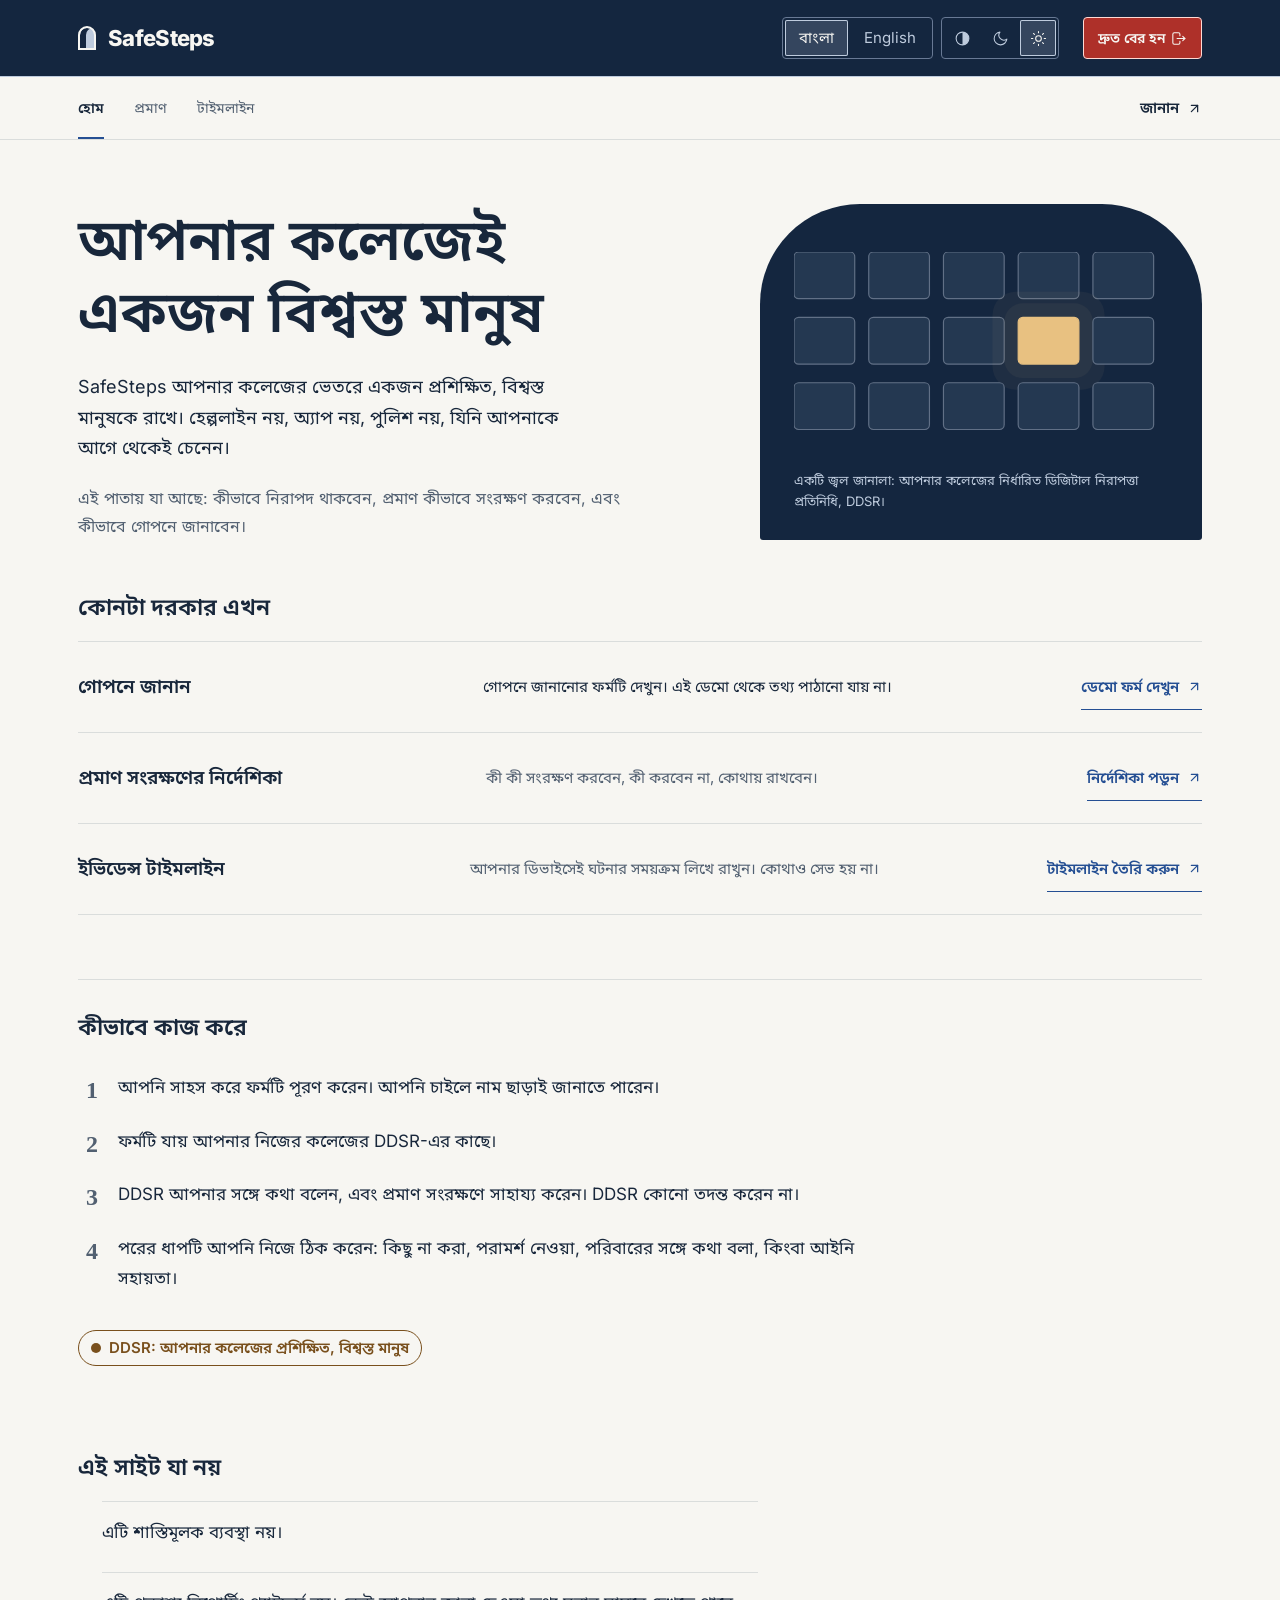
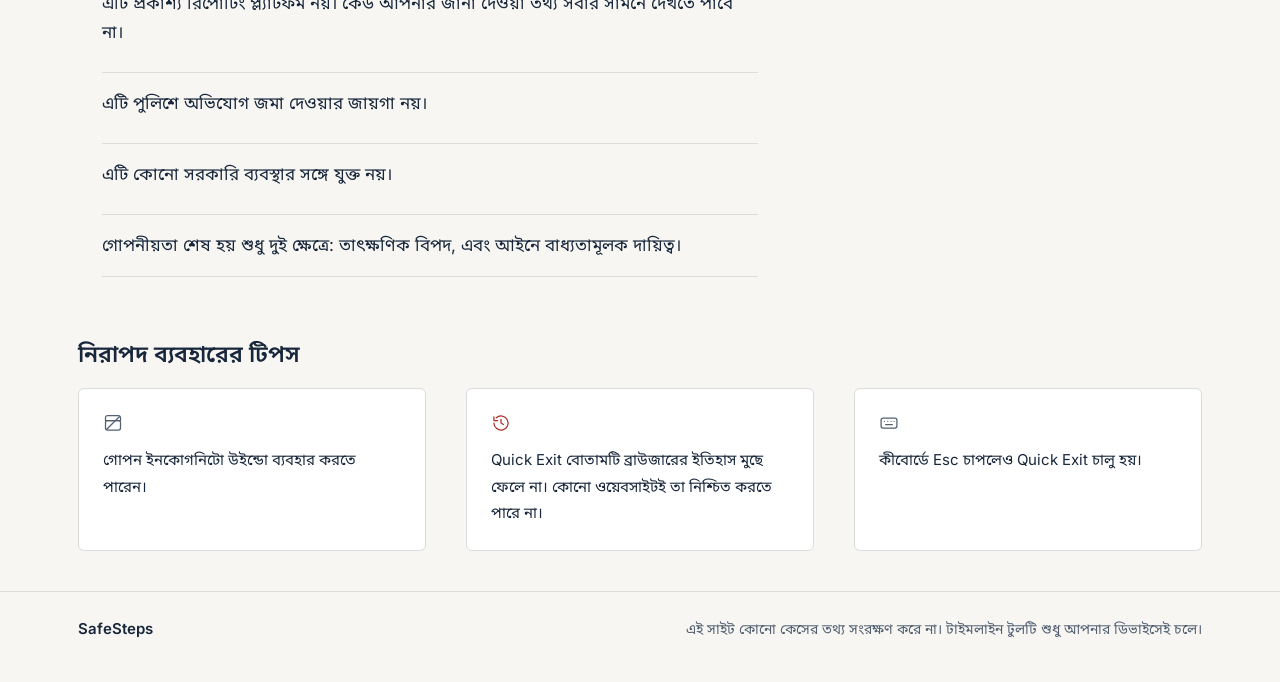
<file: index.html>
<!DOCTYPE html>
<html lang="bn" data-theme="light">
<head>
<meta charset="utf-8">
<meta name="viewport" content="width=device-width, initial-scale=1, viewport-fit=cover">
<title>SafeSteps: আপনার কলেজেই একজন বিশ্বস্ত মানুষ</title>
<meta name="description" content="SafeSteps: বাংলাদেশের ডিগ্রি মহাবিদ্যালয়ের শিক্ষার্থীদের জন্য প্রমাণ সংরক্ষণের নির্দেশিকা, ইভিডেন্স টাইমলাইন তৈরির টুল এবং কলেজের DDSR-কে গোপনে জানানোর ফর্ম।">
<link rel="icon" href="favicon.svg" type="image/svg+xml">
<link rel="preload" href="fonts/noto-sans-bengali-bengali-400-normal.woff2" as="font" type="font/woff2" crossorigin>
<link rel="preload" href="fonts/noto-sans-bengali-bengali-600-normal.woff2" as="font" type="font/woff2" crossorigin>
<script>
  /* No flash of the wrong theme. Runs before first paint. */
  (function () {
    try {
      var c = window.localStorage.getItem("safesteps.theme");
      var m = window.matchMedia("(prefers-color-scheme: light)").matches ? "light" : "dark";
      document.documentElement.setAttribute("data-theme", (c === "dark" || c === "light") ? c : (c === "system" ? m : "light"));
    } catch (e) {
      document.documentElement.setAttribute("data-theme", "light");
    }
  })();
</script>
<link rel="stylesheet" href="css/fonts.css?v=9">
<link rel="stylesheet" href="css/tokens.css?v=9">
<link rel="stylesheet" href="css/site.css?v=9">
<link rel="stylesheet" href="css/refinement.css?v=9">
<script src="js/theme.js?v=9" defer></script>
<script src="js/i18n.js?v=9" defer></script>
<script src="js/quickexit.js?v=9" defer></script>
</head>
<body class="page-index">

<a class="skip-link no-print" href="#main" data-i18n="skip_link">মূল কনটেন্টে যান</a>

<header class="head-bar no-print">
  <div class="wrap">
      <button class="quick-exit no-print" type="button"><span data-i18n="quick_exit">দ্রুত বের হন</span><svg class="i" viewBox="0 0 24 24" aria-hidden="true" focusable="false"><path d="M14 8V6a2 2 0 0 0-2-2H6a2 2 0 0 0-2 2v12a2 2 0 0 0 2 2h6a2 2 0 0 0 2-2v-2"/><path d="M10 12h11"/><path d="m18 9 3 3-3 3"/></svg></button>

      <a class="brand" href="index.html">SafeSteps</a>

<div class="head-tools">
        <div class="lang-toggle" role="group" data-i18n-aria-label="lang_group_label"
             aria-label="ভাষা বেছে নিন">
          <button type="button" data-lang="bn" aria-pressed="true">
            <svg class="i" viewBox="0 0 24 24" aria-hidden="true" focusable="false">
              <circle cx="12" cy="12" r="9"/>
              <path d="M3 12h18"/>
              <path d="M12 3a15 15 0 0 1 0 18 15 15 0 0 1 0-18"/>
            </svg>
            <span>বাংলা</span>
          </button>
          <button type="button" data-lang="en" aria-pressed="false">
            <svg class="i" viewBox="0 0 24 24" aria-hidden="true" focusable="false">
              <path d="M4 5h9M8.5 3v2M11 5c0 3.3-2.4 6.4-6 7.6"/>
              <path d="M6 9.5c1.2 2 3 3.4 5.4 4"/>
              <path d="m13 20 3.6-9 3.6 9M14.4 17h4.4"/>
            </svg>
            <span>English</span>
          </button>
        </div>


        <fieldset class="theme-switch">
          <legend class="visually-hidden" data-i18n="theme_label">থিম</legend>
          <div class="theme-opts">
            <label>
              <input type="radio" name="theme" value="system">
              <svg class="i" viewBox="0 0 24 24" aria-hidden="true" focusable="false">
                <circle cx="12" cy="12" r="9"/>
                <path d="M12 3a9 9 0 0 1 0 18z" fill="currentColor" stroke="none"/>
              </svg>
              <span class="visually-hidden" data-i18n="theme_system">সিস্টেম</span>
            </label>
            <label>
              <input type="radio" name="theme" value="dark">
              <svg class="i" viewBox="0 0 24 24" aria-hidden="true" focusable="false">
                <path d="M21 12.8A9 9 0 1 1 11.2 3a7 7 0 0 0 9.8 9.8z"/>
              </svg>
              <span class="visually-hidden" data-i18n="theme_dark">ডার্ক</span>
            </label>
            <label>
              <input type="radio" name="theme" value="light">
              <svg class="i" viewBox="0 0 24 24" aria-hidden="true" focusable="false">
                <circle cx="12" cy="12" r="4"/>
                <path d="M12 2v2M12 20v2M4.9 4.9l1.4 1.4M17.7 17.7l1.4 1.4M2 12h2M20 12h2M4.9 19.1l1.4-1.4M17.7 6.3l1.4-1.4"/>
              </svg>
              <span class="visually-hidden" data-i18n="theme_light">লাইট</span>
            </label>
          </div>
        </fieldset>
      </div>
  </div>
</header>

<nav class="site-nav no-print" data-i18n-aria-label="nav_label" aria-label="প্রধান মেনু">
  <div class="wrap">
    <div class="nav">
  <ul class="nav-list" role="list">
  <li><a href="index.html" aria-current="page" data-i18n="nav_home">হোম</a></li>
  <li><a href="evidence.html" data-i18n="nav_evidence">প্রমাণ</a></li>
  <li><a href="timeline.html" data-i18n="nav_timeline">টাইমলাইন</a></li>
  </ul>
  <a class="btn btn-primary nav-cta" href="report.html"><span data-i18n="nav_report">জানান</span><svg class="i i-arrow" viewBox="0 0 24 24" aria-hidden="true" focusable="false"><path d="M7 7h10v10"/><path d="M7 17 17 7"/></svg></a>
    </div>
  </div>
</nav>

<main id="main" tabindex="-1">
  <div class="wrap">

    <div class="home-intro"><section class="page-head">
      <h1 data-i18n="home_h1">আপনার কলেজেই একজন বিশ্বস্ত মানুষ</h1>
      <p class="lede" data-i18n="home_pitch">SafeSteps আপনার কলেজের ভেতরে একজন প্রশিক্ষিত, বিশ্বস্ত মানুষকে রাখে। হেল্পলাইন নয়, অ্যাপ নয়, পুলিশ নয়, যিনি আপনাকে আগে থেকেই চেনেন।</p>
      <p class="covers-line" data-i18n="home_covers">এই পাতায় যা আছে: কীভাবে নিরাপদ থাকবেন, প্রমাণ কীভাবে সংরক্ষণ করবেন, এবং কীভাবে গোপনে জানাবেন।</p>
    </section>

    <figure class="motif no-print">
      <svg viewBox="0 0 320 164" role="img" data-i18n-aria-label="motif_label" aria-label="অন্ধকার জানালার একটি গ্রিল, তার একটি জানালা জ্বলে আছে। জ্বল জানালাটি আপনার কলেজের DDSR।">
        <rect x="0" y="0" width="52" height="40" rx="4" fill="var(--surface)" stroke="var(--divider)"/>
        <rect x="64" y="0" width="52" height="40" rx="4" fill="var(--surface)" stroke="var(--divider)"/>
        <rect x="128" y="0" width="52" height="40" rx="4" fill="var(--surface)" stroke="var(--divider)"/>
        <rect x="192" y="0" width="52" height="40" rx="4" fill="var(--surface)" stroke="var(--divider)"/>
        <rect x="256" y="0" width="52" height="40" rx="4" fill="var(--surface)" stroke="var(--divider)"/>
        <rect x="0" y="56" width="52" height="40" rx="4" fill="var(--surface)" stroke="var(--divider)"/>
        <rect x="64" y="56" width="52" height="40" rx="4" fill="var(--surface)" stroke="var(--divider)"/>
        <rect x="128" y="56" width="52" height="40" rx="4" fill="var(--surface)" stroke="var(--divider)"/>
        <rect class="lit-halo" x="170" y="34" width="96" height="84" rx="20"/>
        <rect class="lit-halo lit-halo-near" x="180" y="44" width="76" height="64" rx="16"/>
        <rect x="192" y="56" width="52" height="40" rx="4" fill="var(--amber)" stroke="var(--amber)"/>
        <rect x="256" y="56" width="52" height="40" rx="4" fill="var(--surface)" stroke="var(--divider)"/>
        <rect x="0" y="112" width="52" height="40" rx="4" fill="var(--surface)" stroke="var(--divider)"/>
        <rect x="64" y="112" width="52" height="40" rx="4" fill="var(--surface)" stroke="var(--divider)"/>
        <rect x="128" y="112" width="52" height="40" rx="4" fill="var(--surface)" stroke="var(--divider)"/>
        <rect x="192" y="112" width="52" height="40" rx="4" fill="var(--surface)" stroke="var(--divider)"/>
        <rect x="256" y="112" width="52" height="40" rx="4" fill="var(--surface)" stroke="var(--divider)"/>
      </svg>
      <figcaption data-i18n="motif_caption">একটি জ্বল জানালা: আপনার কলেজের নির্ধারিত ডিজিটাল নিরাপত্তা প্রতিনিধি, DDSR।</figcaption>
    </figure>

    </div>
    <section class="section" aria-labelledby="home_choose_h">
      <h2 id="home_choose_h" data-i18n="home_choose_h">কোনটা দরকার এখন</h2>
      <div class="spec">
        <div class="spec-row spec-row-primary">
          <span class="spec-name" data-i18n="tile_report_h">গোপনে জানান</span>
          <span class="spec-desc" data-i18n="tile_report_p">গোপনে জানানোর ফর্মটি দেখুন। এই ডেমো থেকে তথ্য পাঠানো যায় না।</span>
          <a class="btn btn-secondary btn-sm spec-action" href="report.html"><span data-i18n="tile_report_a">ডেমো ফর্ম দেখুন</span><svg class="i i-arrow" viewBox="0 0 24 24" aria-hidden="true" focusable="false"><path d="M7 7h10v10"/><path d="M7 17 17 7"/></svg></a>
        </div>
        <div class="spec-row">
          <span class="spec-name" data-i18n="tile_evidence_h">প্রমাণ সংরক্ষণের নির্দেশিকা</span>
          <span class="spec-desc" data-i18n="tile_evidence_p">কী কী সংরক্ষণ করবেন, কী করবেন না, কোথায় রাখবেন।</span>
          <a class="btn btn-secondary btn-sm spec-action" href="evidence.html"><span data-i18n="tile_evidence_a">নির্দেশিকা পড়ুন</span><svg class="i i-arrow" viewBox="0 0 24 24" aria-hidden="true" focusable="false"><path d="M7 7h10v10"/><path d="M7 17 17 7"/></svg></a>
        </div>
        <div class="spec-row">
          <span class="spec-name" data-i18n="tile_timeline_h">ইভিডেন্স টাইমলাইন</span>
          <span class="spec-desc" data-i18n="tile_timeline_p">আপনার ডিভাইসেই ঘটনার সময়ক্রম লিখে রাখুন। কোথাও সেভ হয় না।</span>
          <a class="btn btn-secondary btn-sm spec-action" href="timeline.html"><span data-i18n="tile_timeline_a">টাইমলাইন তৈরি করুন</span><svg class="i i-arrow" viewBox="0 0 24 24" aria-hidden="true" focusable="false"><path d="M7 7h10v10"/><path d="M7 17 17 7"/></svg></a>
        </div>
      </div>
    </section>

    <section class="section-loose" aria-labelledby="home_how_h">
      <h2 id="home_how_h" data-i18n="home_how_h">কীভাবে কাজ করে</h2>
      <ol class="steps" role="list">
        <li data-i18n="home_step_1">আপনি সাহস করে ফর্মটি পূরণ করেন। আপনি চাইলে নাম ছাড়াই জানাতে পারেন।</li>
        <li data-i18n="home_step_2">ফর্মটি যায় আপনার নিজের কলেজের DDSR-এর কাছে।</li>
        <li data-i18n="home_step_3">DDSR আপনার সঙ্গে কথা বলেন, এবং প্রমাণ সংরক্ষণে সাহায্য করেন। DDSR কোনো তদন্ত করেন না।</li>
        <li data-i18n="home_step_4">পরের ধাপটি আপনি নিজে ঠিক করেন: কিছু না করা, পরামর্শ নেওয়া, পরিবারের সঙ্গে কথা বলা, কিংবা আইনি সহায়তা।</li>
      </ol>
      <p class="section-tight"><span class="ddsr-node"><span class="ddsr-dot" aria-hidden="true"></span><span data-i18n="ddsr_node">DDSR: আপনার কলেজের প্রশিক্ষিত, বিশ্বস্ত মানুষ</span></span></p>
    </section>

    <section class="section notice notice-coral" aria-labelledby="home_limits_h">
      <h2 id="home_limits_h" data-i18n="home_limits_h">এই সাইট যা নয়</h2>
      <ul class="choice-rows" role="list">
        <li class="choice-row" data-i18n="limit_not_disciplinary">এটি শাস্তিমূলক ব্যবস্থা নয়।</li>
        <li class="choice-row" data-i18n="limit_not_public">এটি প্রকাশ্য রিপোর্টিং প্ল্যাটফর্ম নয়। কেউ আপনার জানা দেওয়া তথ্য সবার সামনে দেখতে পাবে না।</li>
        <li class="choice-row" data-i18n="limit_not_police">এটি পুলিশে অভিযোগ জমা দেওয়ার জায়গা নয়।</li>
        <li class="choice-row" data-i18n="limit_not_gov">এটি কোনো সরকারি ব্যবস্থার সঙ্গে যুক্ত নয়।</li>
        <li class="choice-row choice-row-critical" data-i18n="limit_confidentiality">গোপনীয়তা শেষ হয় শুধু দুই ক্ষেত্রে: তাৎক্ষণিক বিপদ, এবং আইনে বাধ্যতামূলক দায়িত্ব।</li>
      </ul>
    </section>

    <section class="section" aria-labelledby="safeuse_h">
      <h2 id="safeuse_h" data-i18n="footer_tips_h">নিরাপদ ব্যবহারের টিপস</h2>
      <ul class="safeuse" role="list">
        <li class="safeuse-row">
          <svg class="i safeuse-icon" viewBox="0 0 24 24" aria-hidden="true" focusable="false"><path d="M3 5.5A2.5 2.5 0 0 1 5.5 3h13A2.5 2.5 0 0 1 21 5.5V9H3Z"/><rect x="3" y="9" width="18" height="11.5" rx="2.5"/><path d="M4.5 19.5 19.5 4.5"/></svg>
          <span class="safeuse-text" data-i18n="footer_tip_private">গোপন ইনকোগনিটো উইন্ডো ব্যবহার করতে পারেন।</span>
        </li>
        <li class="safeuse-row safeuse-row-critical">
          <svg class="i safeuse-icon" viewBox="0 0 24 24" aria-hidden="true" focusable="false"><path d="M3.5 12a8.5 8.5 0 1 0 2.8-6.3"/><path d="M3.5 4.5V9H8"/><path d="M12 7.5V12l3 1.8"/></svg>
          <span class="safeuse-text" data-i18n="footer_tip_history">Quick Exit বোতামটি ব্রাউজারের ইতিহাস মুছে ফেলে না। কোনো ওয়েবসাইটই তা নিশ্চিত করতে পারে না।</span>
        </li>
        <li class="safeuse-row">
          <svg class="i safeuse-icon" viewBox="0 0 24 24" aria-hidden="true" focusable="false"><rect x="2.5" y="6" width="19" height="12" rx="2.5"/><path d="M6.5 10h.01M10.5 10h.01M14.5 10h.01M18 10h.01M8 14h8"/></svg>
          <span class="safeuse-text" data-i18n="footer_tip_esc">কীবোর্ডে Esc চাপলেও Quick Exit চালু হয়।</span>
        </li>
      </ul>

    </section>

  </div>
</main>

<footer class="site-footer no-print">
  <div class="wrap">
    <div class="footer-meta">
      <span class="footer-wordmark">SafeSteps</span>
      <p class="footer-note" data-i18n="footer_note">এই সাইট কোনো কেসের তথ্য সংরক্ষণ করে না। টাইমলাইন টুলটি শুধু আপনার ডিভাইসেই চলে।</p>
    </div>
  </div>
</footer>

</body>
</html>
</file>
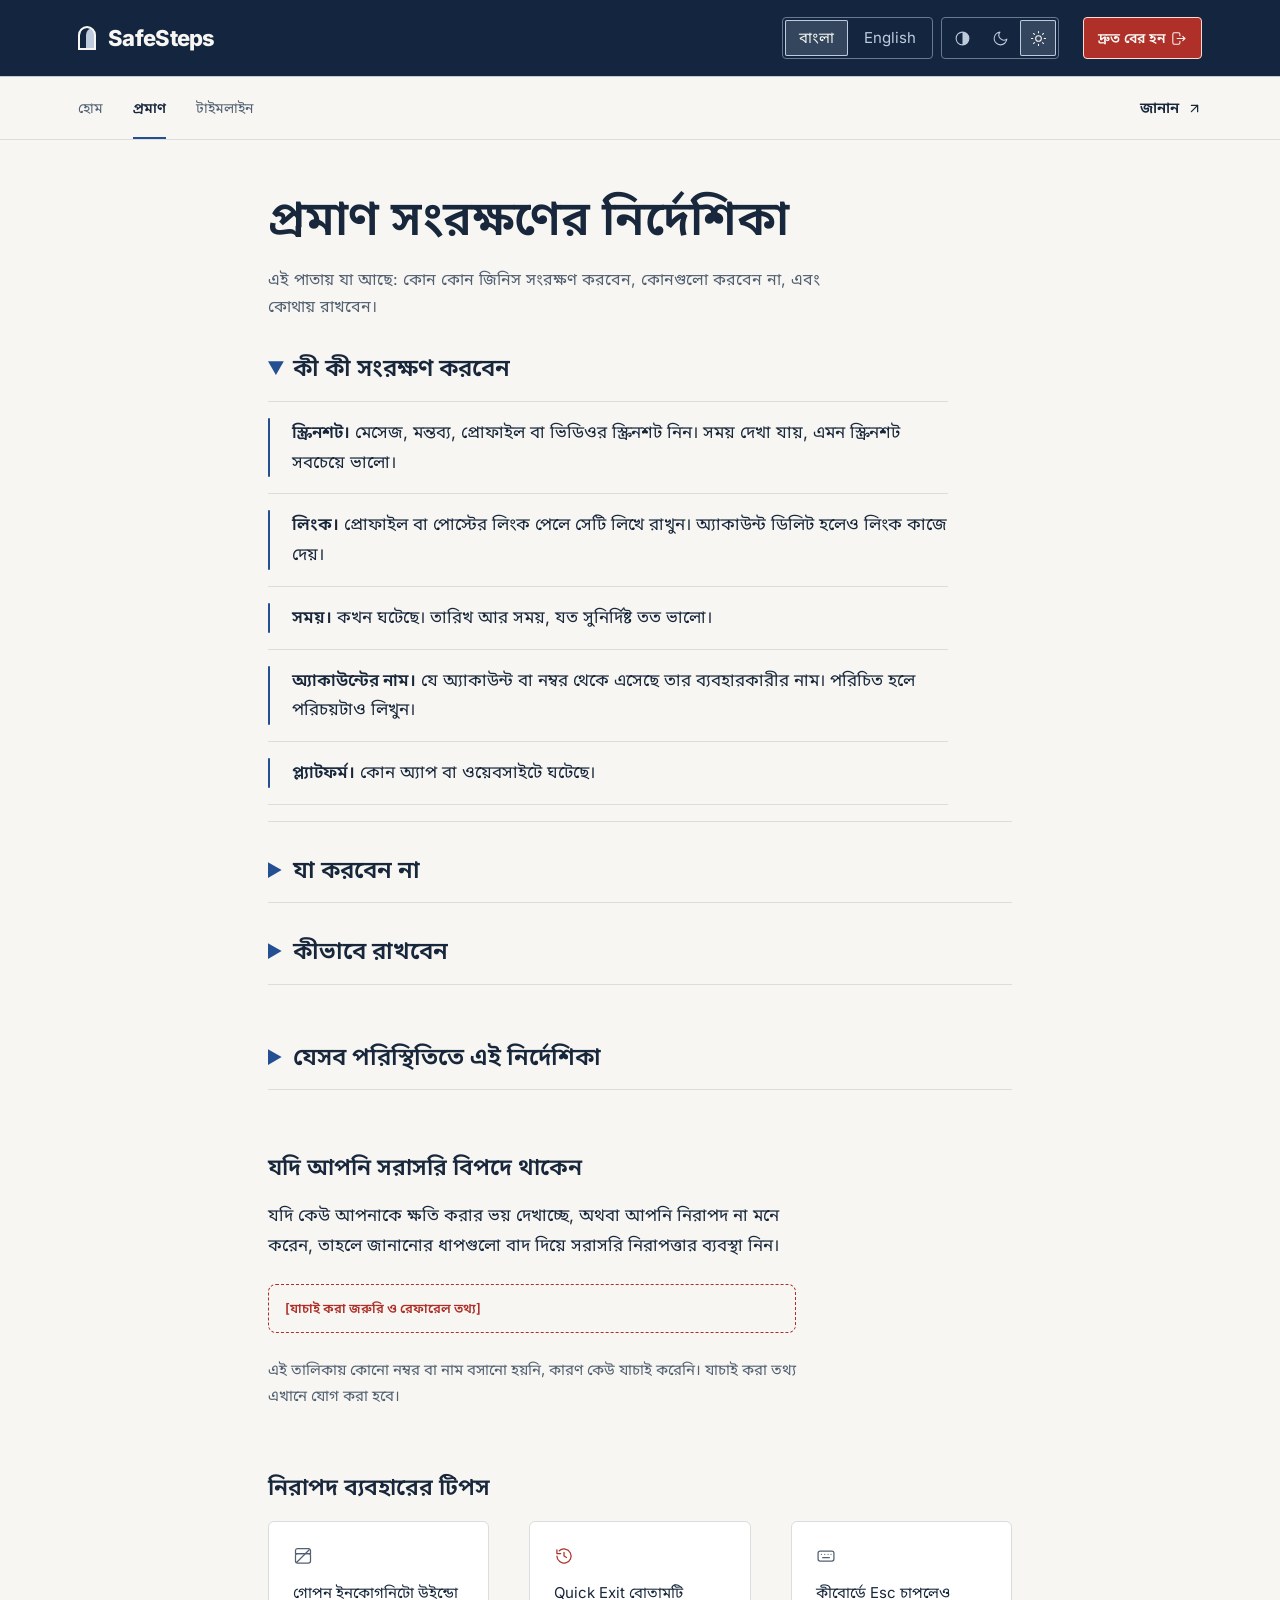
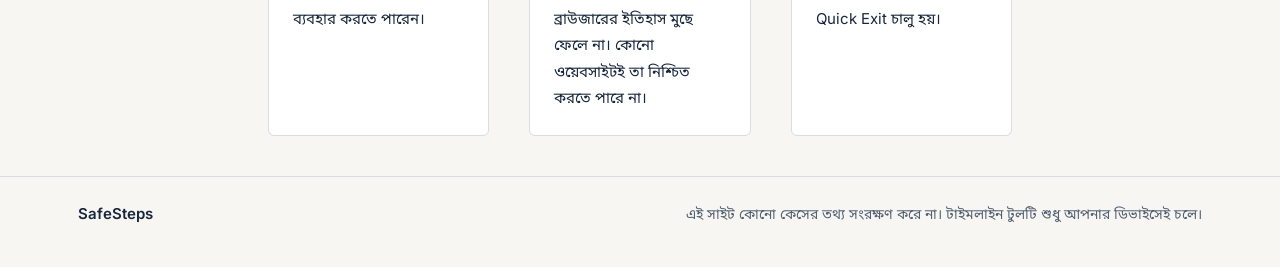
<file: evidence.html>
<!DOCTYPE html>
<html lang="bn" data-theme="light">
<head>
<meta charset="utf-8">
<meta name="viewport" content="width=device-width, initial-scale=1, viewport-fit=cover">
<title>SafeSteps: প্রমাণ সংরক্ষণের নির্দেশিকা</title>
<meta name="description" content="SafeSteps: কী কী প্রমাণ সংরক্ষণ করবেন, কী করবেন না, কোথায় রাখবেন, এবং কীভাবে প্রমাণ সংরক্ষণ করবেন। বাংলায় সহজ ভাষায় ধাপে ধাপে গাইড।">
<link rel="icon" href="favicon.svg" type="image/svg+xml">
<link rel="preload" href="fonts/noto-sans-bengali-bengali-400-normal.woff2" as="font" type="font/woff2" crossorigin>
<link rel="preload" href="fonts/noto-sans-bengali-bengali-600-normal.woff2" as="font" type="font/woff2" crossorigin>
<script>
  /* No flash of the wrong theme. Runs before first paint. */
  (function () {
    try {
      var c = window.localStorage.getItem("safesteps.theme");
      var m = window.matchMedia("(prefers-color-scheme: light)").matches ? "light" : "dark";
      document.documentElement.setAttribute("data-theme", (c === "dark" || c === "light") ? c : (c === "system" ? m : "light"));
    } catch (e) {
      document.documentElement.setAttribute("data-theme", "light");
    }
  })();
</script>
<link rel="stylesheet" href="css/tokens.css?v=9">
<link rel="stylesheet" href="css/fonts.css?v=9">
<link rel="stylesheet" href="css/site.css?v=9">
<link rel="stylesheet" href="css/refinement.css?v=9">
</head>
<body class="page-evidence">

<a class="skip-link no-print" href="#main" data-i18n="skip_link">মূল কনটেন্টে যান</a>

<header class="head-bar no-print">
  <div class="wrap">
      <button class="quick-exit no-print" type="button"><span data-i18n="quick_exit">দ্রুত বের হন</span><svg class="i" viewBox="0 0 24 24" aria-hidden="true" focusable="false"><path d="M14 8V6a2 2 0 0 0-2-2H6a2 2 0 0 0-2 2v12a2 2 0 0 0 2 2h6a2 2 0 0 0 2-2v-2"/><path d="M10 12h11"/><path d="m18 9 3 3-3 3"/></svg></button>

      <a class="brand" href="index.html">SafeSteps</a>

      <div class="head-tools">
        <div class="lang-toggle" role="group" data-i18n-aria-label="lang_group_label"
             aria-label="ভাষা বেছে নিন">
          <button type="button" data-lang="bn" aria-pressed="true">
            <svg class="i" viewBox="0 0 24 24" aria-hidden="true" focusable="false">
              <circle cx="12" cy="12" r="9"/>
              <path d="M3 12h18"/>
              <path d="M12 3a15 15 0 0 1 0 18 15 15 0 0 1 0-18"/>
            </svg>
            <span>বাংলা</span>
          </button>
          <button type="button" data-lang="en" aria-pressed="false">
            <svg class="i" viewBox="0 0 24 24" aria-hidden="true" focusable="false">
              <path d="M4 5h9M8.5 3v2M11 5c0 3.3-2.4 6.4-6 7.6"/>
              <path d="M6 9.5c1.2 2 3 3.4 5.4 4"/>
              <path d="m13 20 3.6-9 3.6 9M14.4 17h4.4"/>
            </svg>
            <span>English</span>
          </button>
        </div>


        <fieldset class="theme-switch">
          <legend class="visually-hidden" data-i18n="theme_label">থিম</legend>
          <div class="theme-opts">
            <label>
              <input type="radio" name="theme" value="system">
              <svg class="i" viewBox="0 0 24 24" aria-hidden="true" focusable="false">
                <circle cx="12" cy="12" r="9"/>
                <path d="M12 3a9 9 0 0 1 0 18z" fill="currentColor" stroke="none"/>
              </svg>
              <span class="visually-hidden" data-i18n="theme_system">সিস্টেম</span>
            </label>
            <label>
              <input type="radio" name="theme" value="dark">
              <svg class="i" viewBox="0 0 24 24" aria-hidden="true" focusable="false">
                <path d="M21 12.8A9 9 0 1 1 11.2 3a7 7 0 0 0 9.8 9.8z"/>
              </svg>
              <span class="visually-hidden" data-i18n="theme_dark">ডার্ক</span>
            </label>
            <label>
              <input type="radio" name="theme" value="light">
              <svg class="i" viewBox="0 0 24 24" aria-hidden="true" focusable="false">
                <circle cx="12" cy="12" r="4"/><path d="M12 2v2M12 20v2M4.9 4.9l1.4 1.4M17.7 17.7l1.4 1.4M2 12h2M20 12h2M4.9 19.1l1.4-1.4M17.7 6.3l1.4-1.4"/>
              </svg>
              <span class="visually-hidden" data-i18n="theme_light">লাইট</span>
            </label>
          </div>
        </fieldset>
      </div>
  </div>
</header>

<nav class="site-nav no-print" data-i18n-aria-label="nav_label" aria-label="প্রধান মেনু">
  <div class="wrap">
    <div class="nav">
      <ul class="nav-list" role="list">
        <li><a href="index.html" data-i18n="nav_home">হোম</a></li>
        <li><a href="evidence.html" aria-current="page" data-i18n="nav_evidence">প্রমাণ</a></li>
        <li><a href="timeline.html" data-i18n="nav_timeline">টাইমলাইন</a></li>
      </ul>
      <a class="btn btn-primary nav-cta" href="report.html"><span data-i18n="nav_report">জানান</span><svg class="i i-arrow" viewBox="0 0 24 24" aria-hidden="true" focusable="false"><path d="M7 7h10v10"/><path d="M7 17 17 7"/></svg></a>
    </div>
  </div>
</nav>

<main id="main" tabindex="-1">
  <div class="wrap">

    <section class="page-head">
      <h1 data-i18n="evidence_h1">প্রমাণ সংরক্ষণের নির্দেশিকা</h1>
      <p class="covers-line" data-i18n="evidence_covers">এই পাতায় যা আছে: কোন কোন জিনিস সংরক্ষণ করবেন, কোনগুলো করবেন না, এবং কোথায় রাখবেন।</p>
    </section>

    <!-- Each part is a native disclosure. No script, no contents list, no
         progress bar: the page is short enough to scan, and the browser already
         ships the keyboard and screen reader behaviour. The danger section below
         is deliberately NOT a disclosure, it must always be open. -->
    <details class="guide-sec" open>
      <summary class="guide-sec-h" data-i18n="ev_save_h">কী কী সংরক্ষণ করবেন</summary>
      <ul class="guide-terms" role="list">
        <li data-i18n="ev_save_1"><strong>স্ক্রিনশট।</strong> মেসেজ, মন্তব্য, প্রোফাইল বা ভিডিওর স্ক্রিনশট নিন। সময় দেখা যায়, এমন স্ক্রিনশট সবচেয়ে ভালো।</li>
        <li data-i18n="ev_save_2"><strong>লিংক।</strong> প্রোফাইল বা পোস্টের লিংক পেলে সেটি লিখে রাখুন। অ্যাকাউন্ট ডিলিট হলেও লিংক কাজে দেয়।</li>
        <li data-i18n="ev_save_3"><strong>সময়।</strong> কখন ঘটেছে। তারিখ আর সময়, যত সুনির্দিষ্ট তত ভালো।</li>
        <li data-i18n="ev_save_4"><strong>অ্যাকাউন্টের নাম।</strong> যে অ্যাকাউন্ট বা নম্বর থেকে এসেছে তার ব্যবহারকারীর নাম। পরিচিত হলে পরিচয়টাও লিখুন।</li>
        <li data-i18n="ev_save_5"><strong>প্ল্যাটফর্ম।</strong> কোন অ্যাপ বা ওয়েবসাইটে ঘটেছে।</li>
      </ul>
    </details>

    <details class="guide-sec">
      <summary class="guide-sec-h" data-i18n="ev_not_h">যা করবেন না</summary>
      <ul class="guide-donts" role="list">
        <li data-i18n="ev_not_1">মেসেজ মুছবেন না। মুছলে সবচেয়ে বড় প্রমাণটাই চলে যায়।</li>
        <li data-i18n="ev_not_2">অ্যাকাউন্ট বন্ধ বা ডিলিট করবেন না। এতে অনেক তথ্য নিজে থেকেই হারিয়ে যায়।</li>
        <li data-i18n="ev_not_3">কোনো ফাইল বা ছবি সম্পাদনা করবেন না। মূল ফাইলটি যেমন আছে তেমনই রাখুন।</li>
        <li data-i18n="ev_not_4">অন্য কাউকে ফিরিয়ে দিয়ে জবাব দেওয়ার আগে ভেবে নেবেন। কখনো কখনো ফিরিয়ে দেওয়া পরিস্থিতি আরও খারাপ করে।</li>
      </ul>
    </details>

    <details class="guide-sec">
      <summary class="guide-sec-h" data-i18n="ev_how_h">কীভাবে রাখবেন</summary>
      <ol class="steps" role="list">
        <li data-i18n="ev_how_1">মূল ফাইলটি যেখানে পেয়েছেন, সেখানেই রাখুন। কপি করে সেখান থেকে সরাবেন না।</li>
        <li data-i18n="ev_how_2">একটি কপি আলাদা জায়গায় রাখুন: আলাদা ফোল্ডার, আলাদা ইউএসবি ড্রাইভ, অথবা অন্য কারও কাছে।</li>
        <li data-i18n="ev_how_3">প্রতিটি ফাইলের নামে তারিখ দিন। যেমন: 2026-03-14-morning-msg।</li>
        <li data-i18n="ev_how_4">আস্থার একজনকে একটি কপি দিন। বাড়ির কাউকে, বা যে বন্ধুকে আপনি বিশ্বাস করেন।</li>
        <li><span data-i18n="ev_how_5_a">ঘটনার সময়ক্রম লিখে রাখতে </span><a href="timeline.html" data-i18n="ev_how_5_link">ইভিডেন্স টাইমলাইন</a><span data-i18n="ev_how_5_b"> টুলটি ব্যবহার করুন। সেটি আপনার ডিভাইসেই চলে।</span></li>
      </ol>
    </details>

    <details class="guide-sec guide-sec-loose">
      <summary class="guide-sec-h" data-i18n="ev_kinds_h">যেসব পরিস্থিতিতে এই নির্দেশিকা</summary>
      <div class="situations">
        <div class="situation">
          <h2 class="situation-h" data-i18n="ev_kind_harass_h">অনলাইন নির্যাতন</h2>
          <p data-i18n="ev_kind_harass_p">বারবার মেসেজ, মন্তব্য বা ছবি পাঠানো। প্রতিটি বার্তার সময় আর লিংক নোট করুন। একই ব্যক্তি বারবার লিখলে সেটিও একটি আলাদা ধরনের সমস্যা, লিখে রাখুন।</p>
        </div>
        <div class="situation">
          <h2 class="situation-h" data-i18n="ev_kind_black_h">ব্ল্যাকমেইল</h2>
          <p data-i18n="ev_kind_black_p">গোপন কিছু প্রকাশ করার ভয় দেখিয়ে চাপ দেওয়া। প্রতিটি বার্তা সংরক্ষণ করুন। ভয় পেয়েও টাকা বা কিছু দেবেন না। আগে DDSR-এর সঙ্গে কথা বলুন।</p>
        </div>
        <div class="situation">
          <h2 class="situation-h" data-i18n="ev_kind_imp_h">ছদ্মপরিচয়</h2>
          <p data-i18n="ev_kind_imp_p">আপনার নামে, অথবা আপনার ছবি দিয়ে অন্য কেউ অ্যাকাউন্ট খুলেছে। সেই প্রোফাইলের লিংক ও স্ক্রিনশট নিন, সঙ্গে সময়।</p>
        </div>
        <div class="situation">
          <h2 class="situation-h" data-i18n="ev_kind_ai_h">AI-চালিত প্রতারণা ও ডিপফেক</h2>
          <p data-i18n="ev_kind_ai_p">আপনার ছবি বা কণ্ঠ দিয়ে বানানো ভিডিও বা ছবি। মূল ভিডিওটি নিজে সংরক্ষণ করুন, কারণ সেটি পরে মুছে গেলে চলে যাবে। যে প্রোফাইল থেকে ছড়ানো হয়েছে তার লিংকও নিন।</p>
        </div>
      </div>
    </details>

    <section class="section notice notice-coral" aria-labelledby="ev_danger_h">
      <h2 id="ev_danger_h" data-i18n="ev_danger_h">যদি আপনি সরাসরি বিপদে থাকেন</h2>
      <p data-i18n="ev_danger_p">যদি কেউ আপনাকে ক্ষতি করার ভয় দেখাচ্ছে, অথবা আপনি নিরাপদ না মনে করেন, তাহলে জানানোর ধাপগুলো বাদ দিয়ে সরাসরি নিরাপত্তার ব্যবস্থা নিন।</p>
      <p class="section-tight"><span class="chip chip-block" data-i18n="ev_danger_chip">[যাচাই করা জরুরি ও রেফারেল তথ্য]</span></p>
      <p class="chip-note" data-i18n="ev_danger_note">এই তালিকায় কোনো নম্বর বা নাম বসানো হয়নি, কারণ কেউ যাচাই করেনি। যাচাই করা তথ্য এখানে যোগ করা হবে।</p>
    </section>

    <section class="section" aria-labelledby="safeuse_h">
      <h2 id="safeuse_h" data-i18n="footer_tips_h">নিরাপদ ব্যবহারের টিপস</h2>
      <ul class="safeuse" role="list">
        <li class="safeuse-row">
          <svg class="i safeuse-icon" viewBox="0 0 24 24" aria-hidden="true" focusable="false"><path d="M3 5.5A2.5 2.5 0 0 1 5.5 3h13A2.5 2.5 0 0 1 21 5.5V9H3Z"/><rect x="3" y="9" width="18" height="11.5" rx="2.5"/><path d="M4.5 19.5 19.5 4.5"/></svg>
          <span class="safeuse-text" data-i18n="footer_tip_private">গোপন ইনকোগনিটো উইন্ডো ব্যবহার করতে পারেন।</span>
        </li>
        <li class="safeuse-row safeuse-row-critical">
          <svg class="i safeuse-icon" viewBox="0 0 24 24" aria-hidden="true" focusable="false"><path d="M3.5 12a8.5 8.5 0 1 0 2.8-6.3"/><path d="M3.5 4.5V9H8"/><path d="M12 7.5V12l3 1.8"/></svg>
          <span class="safeuse-text" data-i18n="footer_tip_history">Quick Exit বোতামটি ব্রাউজারের ইতিহাস মুছে ফেলে না। কোনো ওয়েবসাইটই তা নিশ্চিত করতে পারে না।</span>
        </li>
        <li class="safeuse-row">
          <svg class="i safeuse-icon" viewBox="0 0 24 24" aria-hidden="true" focusable="false"><rect x="2.5" y="6" width="19" height="12" rx="2.5"/><path d="M6.5 10h.01M10.5 10h.01M14.5 10h.01M18 10h.01M8 14h8"/></svg>
          <span class="safeuse-text" data-i18n="footer_tip_esc">কীবোর্ডে Esc চাপলেও Quick Exit চালু হয়।</span>
        </li>
      </ul>

    </section>

  </div>
</main>

<footer class="site-footer no-print">
  <div class="wrap">
    <div class="footer-meta">
      <span class="footer-wordmark">SafeSteps</span>
      <p class="footer-note" data-i18n="footer_note">এই সাইট কোনো কেসের তথ্য সংরক্ষণ করে না। টাইমলাইন টুলটি শুধু আপনার ডিভাইসেই চলে।</p>
    </div>
  </div>
</footer>

<script src="js/theme.js?v=9" defer></script>
<script src="js/quickexit.js?v=9" defer></script>
<script src="js/i18n.js?v=9" defer></script>
</body>
</html>
</file>
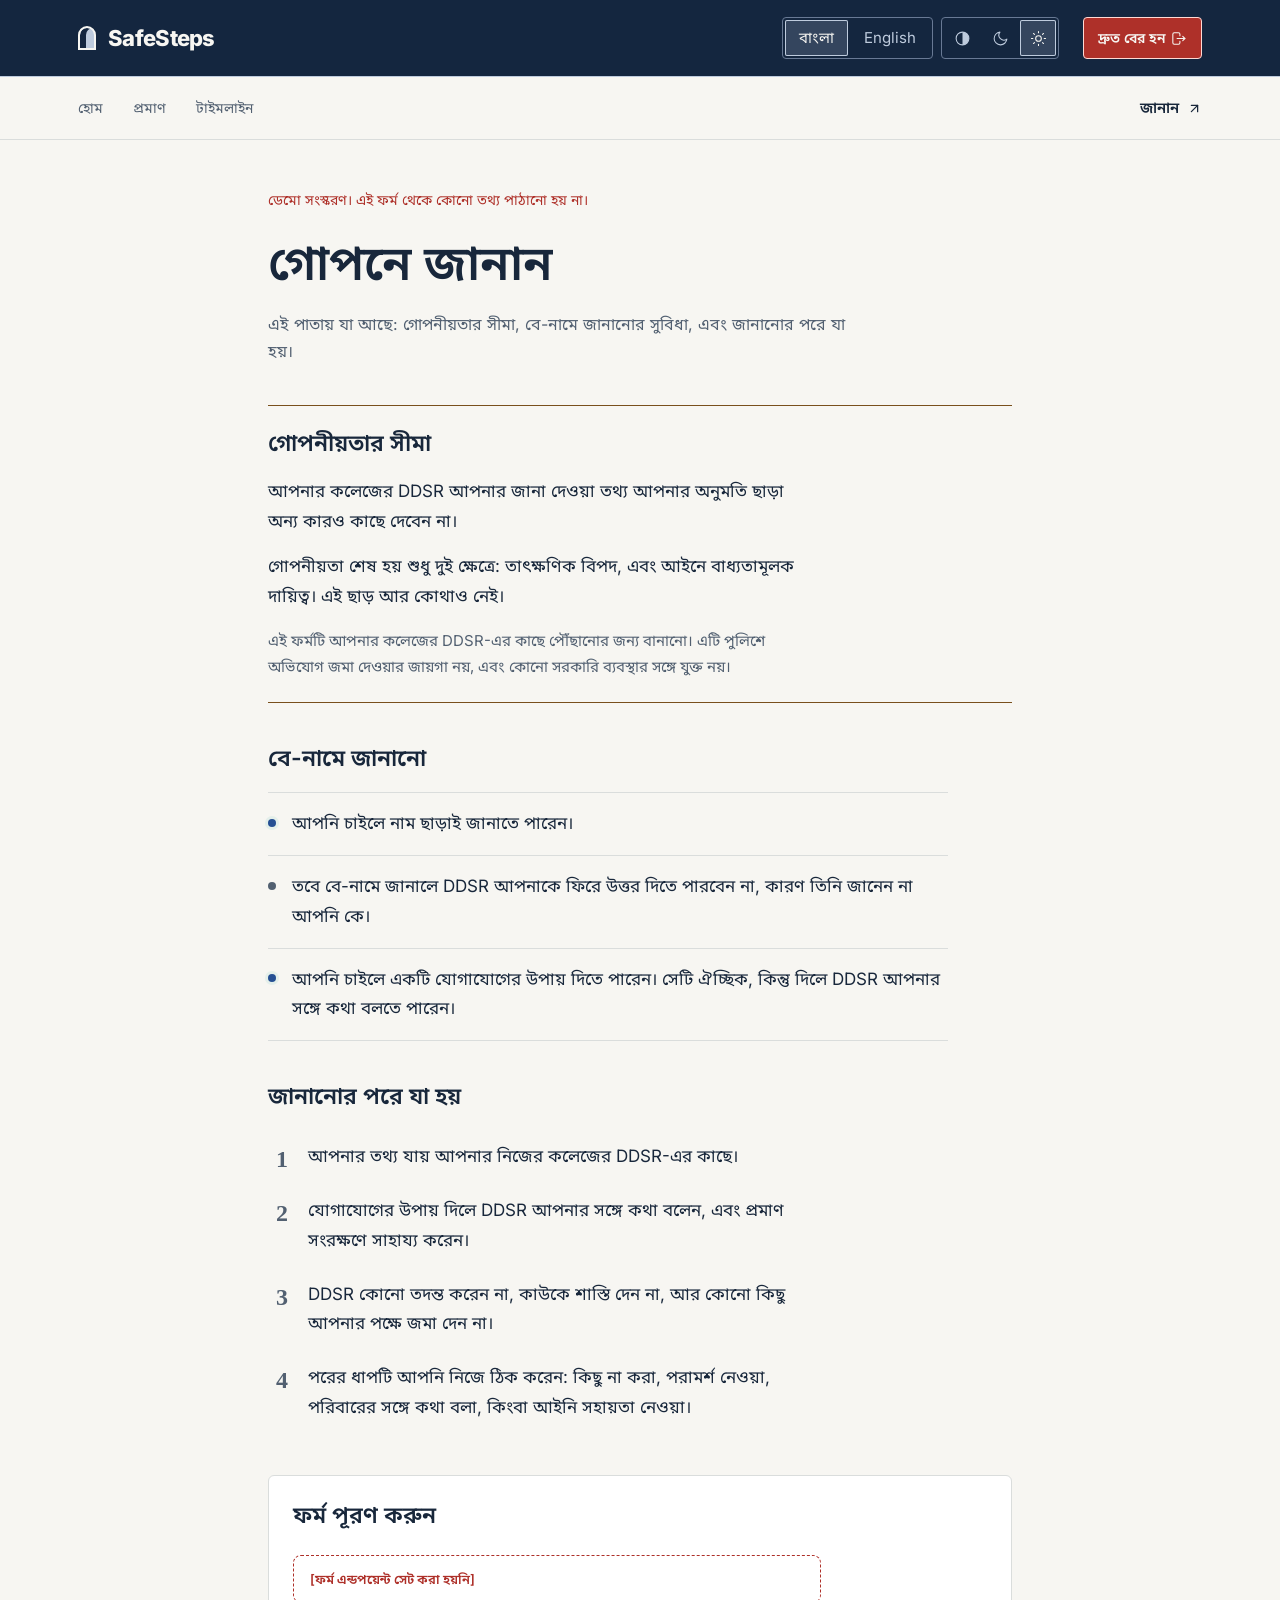
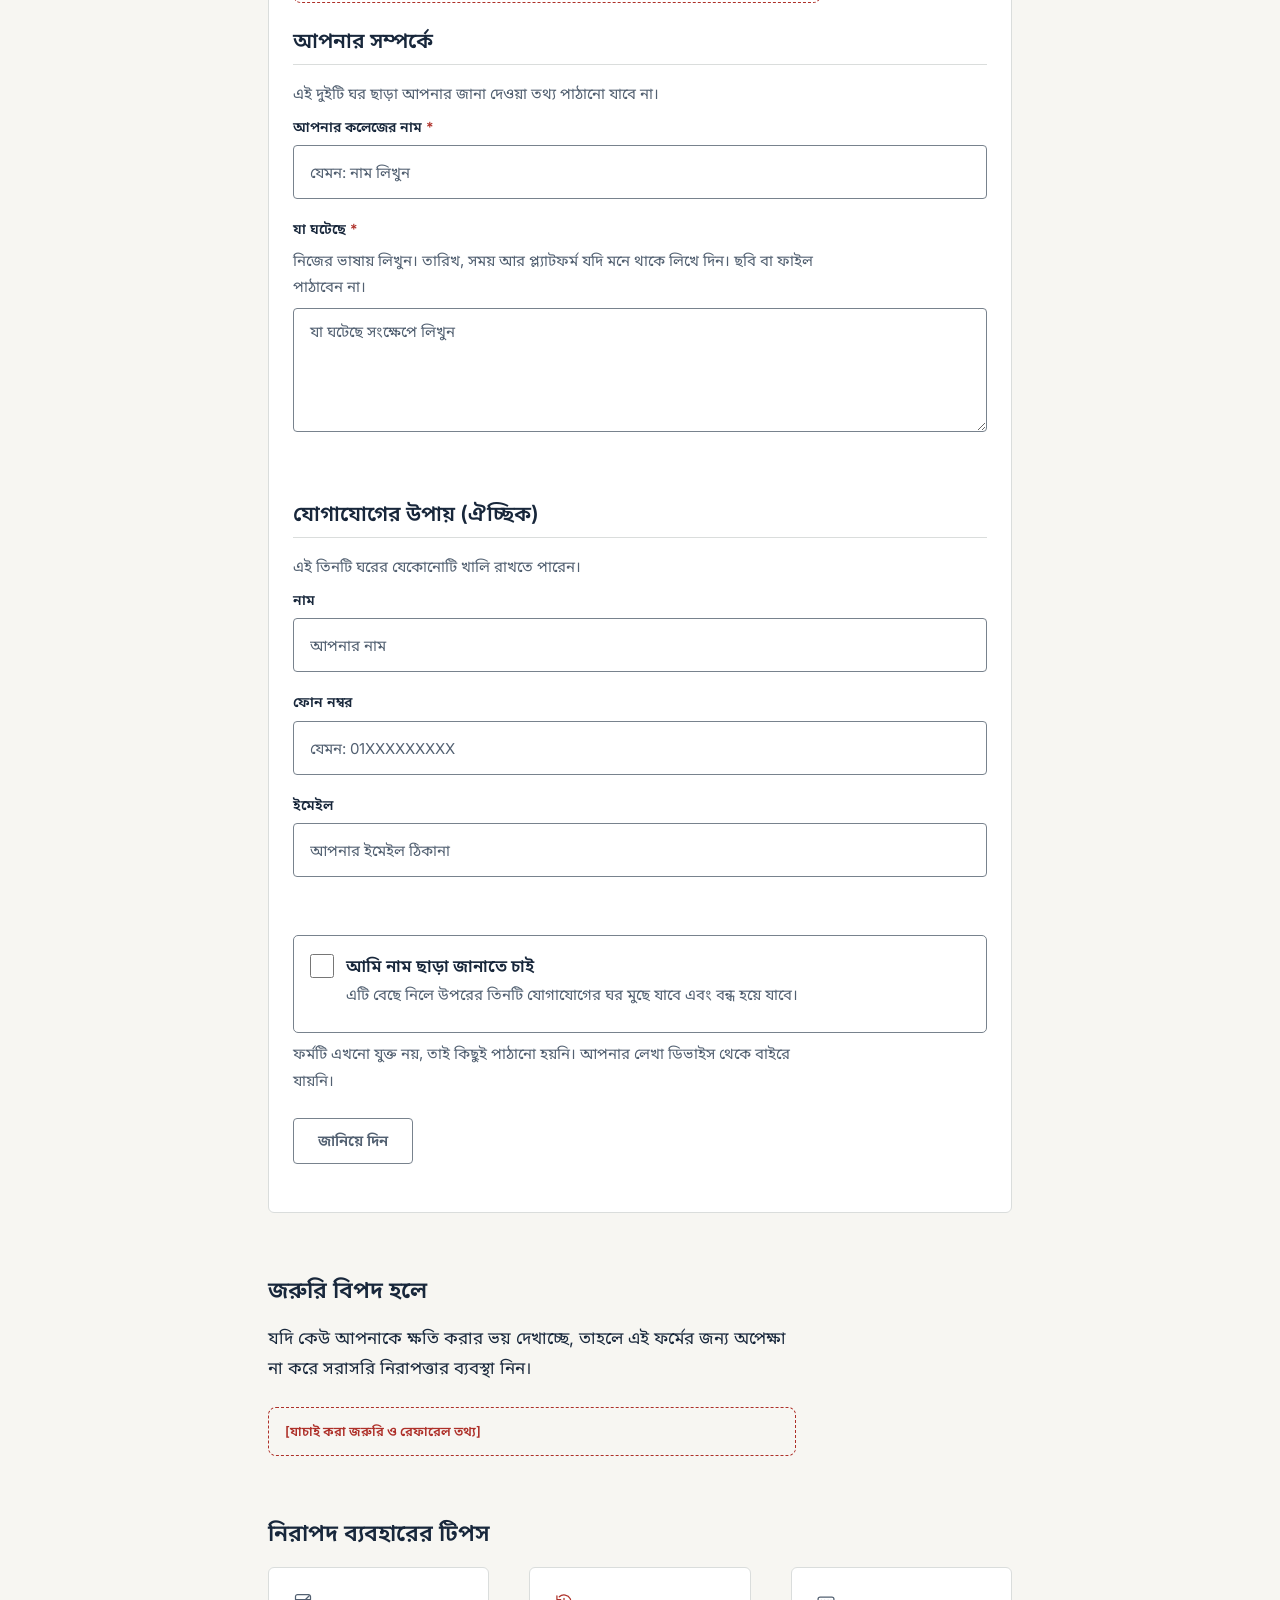
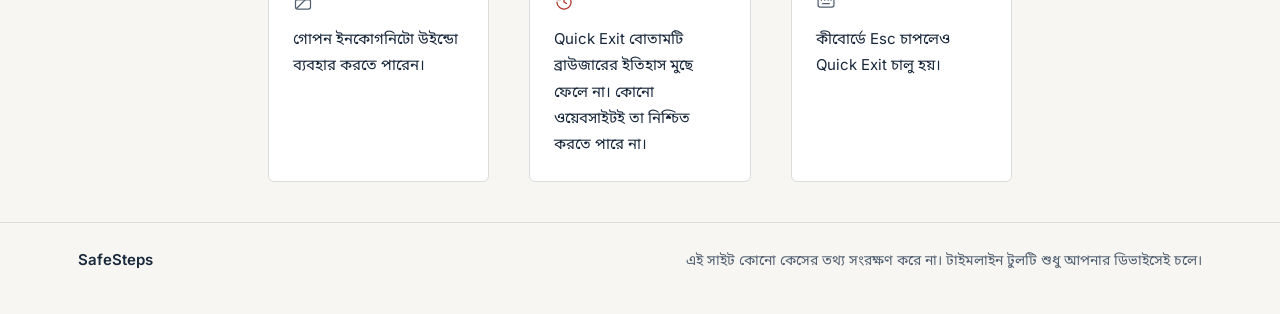
<file: report.html>
<!DOCTYPE html>
<html lang="bn" data-theme="light">
<head>
<meta charset="utf-8">
<meta name="viewport" content="width=device-width, initial-scale=1, viewport-fit=cover">
<title>গোপনে জানান: SafeSteps</title>
<meta name="description" content="আপনার কলেজের DDSR-এর কাছে গোপনে জানান। বে-নামে জানানোর সুবিধা আছে। গোপনীয়তার সীমা আগেই বলা আছে।">
<link rel="icon" href="favicon.svg" type="image/svg+xml">
<link rel="preload" href="fonts/noto-sans-bengali-bengali-400-normal.woff2" as="font" type="font/woff2" crossorigin>
<link rel="preload" href="fonts/noto-sans-bengali-bengali-600-normal.woff2" as="font" type="font/woff2" crossorigin>
<script>
  /* No flash of the wrong theme. Runs before first paint. */
  (function () {
    try {
      var c = window.localStorage.getItem("safesteps.theme");
      var m = window.matchMedia("(prefers-color-scheme: light)").matches ? "light" : "dark";
      document.documentElement.setAttribute("data-theme", (c === "dark" || c === "light") ? c : (c === "system" ? m : "light"));
    } catch (e) {
      document.documentElement.setAttribute("data-theme", "light");
    }
  })();
</script>
<link rel="stylesheet" href="css/fonts.css?v=9">
<link rel="stylesheet" href="css/tokens.css?v=9">
<link rel="stylesheet" href="css/site.css?v=9">
<link rel="stylesheet" href="css/refinement.css?v=9">
<script src="js/theme.js?v=9" defer></script>
<script src="js/i18n.js?v=9" defer></script>
<script src="js/quickexit.js?v=9" defer></script>
<script src="js/form.js?v=9" defer></script>
</head>
<body class="page-report">

<a class="skip-link no-print" href="#main" data-i18n="skip_link">মূল কনটেন্টে যান</a>

<header class="head-bar no-print">
  <div class="wrap">
      <button class="quick-exit no-print" type="button"><span data-i18n="quick_exit">দ্রুত বের হন</span><svg class="i" viewBox="0 0 24 24" aria-hidden="true" focusable="false"><path d="M14 8V6a2 2 0 0 0-2-2H6a2 2 0 0 0-2 2v12a2 2 0 0 0 2 2h6a2 2 0 0 0 2-2v-2"/><path d="M10 12h11"/><path d="m18 9 3 3-3 3"/></svg></button>

      <a class="brand" href="index.html">SafeSteps</a>

<div class="head-tools">
        <div class="lang-toggle" role="group" data-i18n-aria-label="lang_group_label"
             aria-label="ভাষা বেছে নিন">
          <button type="button" data-lang="bn" aria-pressed="true">
            <svg class="i" viewBox="0 0 24 24" aria-hidden="true" focusable="false">
              <circle cx="12" cy="12" r="9"/>
              <path d="M3 12h18"/>
              <path d="M12 3a15 15 0 0 1 0 18 15 15 0 0 1 0-18"/>
            </svg>
            <span>বাংলা</span>
          </button>
          <button type="button" data-lang="en" aria-pressed="false">
            <svg class="i" viewBox="0 0 24 24" aria-hidden="true" focusable="false">
              <path d="M4 5h9M8.5 3v2M11 5c0 3.3-2.4 6.4-6 7.6"/>
              <path d="M6 9.5c1.2 2 3 3.4 5.4 4"/>
              <path d="m13 20 3.6-9 3.6 9M14.4 17h4.4"/>
            </svg>
            <span>English</span>
          </button>
        </div>


        <fieldset class="theme-switch">
          <legend class="visually-hidden" data-i18n="theme_label">থিম</legend>
          <div class="theme-opts">
            <label>
              <input type="radio" name="theme" value="system">
              <svg class="i" viewBox="0 0 24 24" aria-hidden="true" focusable="false">
                <circle cx="12" cy="12" r="9"/>
                <path d="M12 3a9 9 0 0 1 0 18z" fill="currentColor" stroke="none"/>
              </svg>
              <span class="visually-hidden" data-i18n="theme_system">সিস্টেম</span>
            </label>
            <label>
              <input type="radio" name="theme" value="dark">
              <svg class="i" viewBox="0 0 24 24" aria-hidden="true" focusable="false">
                <path d="M21 12.8A9 9 0 1 1 11.2 3a7 7 0 0 0 9.8 9.8z"/>
              </svg>
              <span class="visually-hidden" data-i18n="theme_dark">ডার্ক</span>
            </label>
            <label>
              <input type="radio" name="theme" value="light">
              <svg class="i" viewBox="0 0 24 24" aria-hidden="true" focusable="false">
                <circle cx="12" cy="12" r="4"/>
                <path d="M12 2v2M12 20v2M4.9 4.9l1.4 1.4M17.7 17.7l1.4 1.4M2 12h2M20 12h2M4.9 19.1l1.4-1.4M17.7 6.3l1.4-1.4"/>
              </svg>
              <span class="visually-hidden" data-i18n="theme_light">লাইট</span>
            </label>
          </div>
        </fieldset>
      </div>
  </div>
</header>

<nav class="site-nav no-print" data-i18n-aria-label="nav_label" aria-label="প্রধান মেনু">
  <div class="wrap">
    <div class="nav">
  <ul class="nav-list" role="list">
  <li><a href="index.html" data-i18n="nav_home">হোম</a></li>
  <li><a href="evidence.html" data-i18n="nav_evidence">প্রমাণ</a></li>
  <li><a href="timeline.html" data-i18n="nav_timeline">টাইমলাইন</a></li>
  </ul>
  <a class="btn btn-primary nav-cta" href="report.html" aria-current="page"><span data-i18n="nav_report">জানান</span><svg class="i i-arrow" viewBox="0 0 24 24" aria-hidden="true" focusable="false"><path d="M7 7h10v10"/><path d="M7 17 17 7"/></svg></a>
    </div>
  </div>
</nav>

<main id="main" tabindex="-1">
  <div class="wrap">

    <section class="page-head">
      <p class="demo-note" data-i18n="demo_notice">ডেমো সংস্করণ। এই ফর্ম থেকে কোনো তথ্য পাঠানো হয় না।</p>
      <h1 data-i18n="report_h1">গোপনে জানান</h1>
      <p class="covers-line" data-i18n="report_covers">এই পাতায় যা আছে: গোপনীয়তার সীমা, বে-নামে জানানোর সুবিধা, এবং জানানোর পরে যা হয়।</p>
    </section>

    <section class="section notice notice-amber" aria-labelledby="rp_limits_h">
      <h2 id="rp_limits_h" data-i18n="rp_limits_h">গোপনীয়তার সীমা</h2>
      <p data-i18n="rp_limits_1">আপনার কলেজের DDSR আপনার জানা দেওয়া তথ্য আপনার অনুমতি ছাড়া অন্য কারও কাছে দেবেন না।</p>
      <p data-i18n="rp_limits_2">গোপনীয়তা শেষ হয় শুধু দুই ক্ষেত্রে: তাৎক্ষণিক বিপদ, এবং আইনে বাধ্যতামূলক দায়িত্ব। এই ছাড় আর কোথাও নেই।</p>
      <p class="chip-note" data-i18n="rp_limits_3">এই ফর্মটি আপনার কলেজের DDSR-এর কাছে পৌঁছানোর জন্য বানানো। এটি পুলিশে অভিযোগ জমা দেওয়ার জায়গা নয়, এবং কোনো সরকারি ব্যবস্থার সঙ্গে যুক্ত নয়।</p>
    </section>

    <section class="section" aria-labelledby="rp_anon_h">
      <h2 id="rp_anon_h" data-i18n="rp_anon_h">বে-নামে জানানো</h2>
      <ul class="choice-rows" role="list">
        <li class="choice-row choice-row-yes">
          <span class="choice-mark" aria-hidden="true"></span>
          <span class="choice-text" data-i18n="rp_anon_1">আপনি চাইলে নাম ছাড়াই জানাতে পারেন।</span>
        </li>
        <li class="choice-row">
          <span class="choice-mark" aria-hidden="true"></span>
          <span class="choice-text" data-i18n="rp_anon_2">তবে বে-নামে জানালে DDSR আপনাকে ফিরে উত্তর দিতে পারবেন না, কারণ তিনি জানেন না আপনি কে।</span>
        </li>
        <li class="choice-row choice-row-yes">
          <span class="choice-mark" aria-hidden="true"></span>
          <span class="choice-text" data-i18n="rp_anon_3">আপনি চাইলে একটি যোগাযোগের উপায় দিতে পারেন। সেটি ঐচ্ছিক, কিন্তু দিলে DDSR আপনার সঙ্গে কথা বলতে পারেন।</span>
        </li>
      </ul>
    </section>

    <section class="section" aria-labelledby="rp_next_h">
      <h2 id="rp_next_h" data-i18n="rp_next_h">জানানোর পরে যা হয়</h2>
      <ol class="steps" role="list">
        <li data-i18n="rp_next_1">আপনার তথ্য যায় আপনার নিজের কলেজের DDSR-এর কাছে।</li>
        <li data-i18n="rp_next_2">যোগাযোগের উপায় দিলে DDSR আপনার সঙ্গে কথা বলেন, এবং প্রমাণ সংরক্ষণে সাহায্য করেন।</li>
        <li data-i18n="rp_next_3">DDSR কোনো তদন্ত করেন না, কাউকে শাস্তি দেন না, আর কোনো কিছু আপনার পক্ষে জমা দেন না।</li>
        <li data-i18n="rp_next_4">পরের ধাপটি আপনি নিজে ঠিক করেন: কিছু না করা, পরামর্শ নেওয়া, পরিবারের সঙ্গে কথা বলা, কিংবা আইনি সহায়তা নেওয়া।</li>
      </ol>
    </section>

    <section class="section form-section" aria-labelledby="rp_form_h">
      <h2 id="rp_form_h" data-i18n="rp_form_h">ফর্ম পূরণ করুন</h2>

      <p class="section-tight"><span class="chip chip-block" id="endpoint-chip" data-i18n="rp_endpoint_chip" hidden>[ফর্ম এন্ডপয়েন্ট সেট করা হয়নি]</span></p>

      <form id="report-form" class="section-tight" novalidate>

        <fieldset class="group" aria-describedby="about-hint">
          <legend data-i18n="rp_grp_about">আপনার সম্পর্কে</legend>
          <p class="hint" id="about-hint" data-i18n="rp_grp_about_hint">এই দুইটি ঘর ছাড়া আপনার জানা দেওয়া তথ্য পাঠানো যাবে না।</p>

          <label class="field" for="college">
            <span class="label" data-i18n="rp_college_label">আপনার কলেজের নাম</span>
            <input type="text" id="college" name="college" required autocomplete="organization"
                   aria-describedby="college-error" data-i18n-placeholder="rp_college_ph" placeholder="যেমন: নাম লিখুন">
            <span class="form-error" id="college-error" hidden></span>
          </label>

          <div class="field">
            <label class="label" for="what" data-i18n="rp_what_label">যা ঘটেছে</label>
            <span class="hint" id="what-hint" data-i18n="rp_what_hint">নিজের ভাষায় লিখুন। তারিখ, সময় আর প্ল্যাটফর্ম যদি মনে থাকে লিখে দিন। ছবি বা ফাইল পাঠাবেন না।</span>
            <textarea id="what" name="what" required aria-describedby="what-hint what-error" data-i18n-placeholder="rp_what_ph" placeholder="যা ঘটেছে সংক্ষেপে লিখুন"></textarea>
            <span class="form-error" id="what-error" hidden></span>
          </div>
        </fieldset>

        <fieldset class="group" aria-describedby="contact-hint">
          <legend data-i18n="rp_grp_contact">যোগাযোগের উপায় (ঐচ্ছিক)</legend>
          <p class="hint" id="contact-hint" data-i18n="rp_grp_contact_hint">এই তিনটি ঘরের যেকোনোটি খালি রাখতে পারেন।</p>

          <label class="field" for="contact-name">
            <span class="label" data-i18n="rp_name_label">নাম</span>
            <input type="text" id="contact-name" name="contactName" autocomplete="name" data-i18n-placeholder="rp_name_ph" placeholder="আপনার নাম">
          </label>

          <label class="field" for="contact-phone">
            <span class="label" data-i18n="rp_phone_label">ফোন নম্বর</span>
            <input type="tel" id="contact-phone" name="contactPhone" autocomplete="tel" data-i18n-placeholder="rp_phone_ph" placeholder="যেমন: 01XXXXXXXXX">
          </label>

          <label class="field" for="contact-email">
            <span class="label" data-i18n="rp_email_label">ইমেইল</span>
            <input type="email" id="contact-email" name="contactEmail" autocomplete="email" data-i18n-placeholder="rp_email_ph" placeholder="আপনার ইমেইল ঠিকানা">
          </label>

          <p class="notice" id="anon-note" hidden aria-live="polite">
            <span class="notice-title" data-i18n="rp_anon_note_title">বে-নামে জানানো চালু</span>
            <span data-i18n="rp_anon_note_body">যোগাযোগের ঘরগুলো বন্ধ করে দেওয়া হয়েছে এবং খালি করা হয়েছে। বে-নামে জানালে DDSR ফিরে উত্তর দিতে পারবেন না।</span>
          </p>
        </fieldset>

        <div class="checkbox">
          <!-- the label is a real label for the input and it covers the whole box,
               so any part of the box toggles. The helper text sits outside it, so
               a screen reader does not read the instruction as part of the name. -->
          <label class="checkbox-hit" for="anonymous"></label>
          <input type="checkbox" id="anonymous" name="anonymous"
                 aria-labelledby="anon-label" aria-describedby="anon-hint anon-note">
          <div>
            <span class="label" id="anon-label" data-i18n="rp_anon_label">আমি নাম ছাড়া জানাতে চাই</span>
            <span class="hint" id="anon-hint" data-i18n="rp_anon_hint">এটি বেছে নিলে উপরের তিনটি যোগাযোগের ঘর মুছে যাবে এবং বন্ধ হয়ে যাবে।</span>
          </div>
        </div>

        <p class="section-tight">
          <button class="btn btn-primary" type="submit" id="submit-btn" data-i18n="rp_submit">জানিয়ে দিন</button>
        </p>

        <p id="form-status" aria-live="polite"></p>
      </form>
    </section>

    <section class="section notice notice-coral" aria-labelledby="rp_after_h">
      <h2 id="rp_after_h" data-i18n="rp_after_h">জরুরি বিপদ হলে</h2>
      <p data-i18n="rp_after_p">যদি কেউ আপনাকে ক্ষতি করার ভয় দেখাচ্ছে, তাহলে এই ফর্মের জন্য অপেক্ষা না করে সরাসরি নিরাপত্তার ব্যবস্থা নিন।</p>
      <p class="section-tight"><span class="chip chip-block" data-i18n="ev_danger_chip">[যাচাই করা জরুরি ও রেফারেল তথ্য]</span></p>
    </section>

    <section class="section" aria-labelledby="safeuse_h">
      <h2 id="safeuse_h" data-i18n="footer_tips_h">নিরাপদ ব্যবহারের টিপস</h2>
      <ul class="safeuse" role="list">
        <li class="safeuse-row">
          <svg class="i safeuse-icon" viewBox="0 0 24 24" aria-hidden="true" focusable="false"><path d="M3 5.5A2.5 2.5 0 0 1 5.5 3h13A2.5 2.5 0 0 1 21 5.5V9H3Z"/><rect x="3" y="9" width="18" height="11.5" rx="2.5"/><path d="M4.5 19.5 19.5 4.5"/></svg>
          <span class="safeuse-text" data-i18n="footer_tip_private">গোপন ইনকোগনিটো উইন্ডো ব্যবহার করতে পারেন।</span>
        </li>
        <li class="safeuse-row safeuse-row-critical">
          <svg class="i safeuse-icon" viewBox="0 0 24 24" aria-hidden="true" focusable="false"><path d="M3.5 12a8.5 8.5 0 1 0 2.8-6.3"/><path d="M3.5 4.5V9H8"/><path d="M12 7.5V12l3 1.8"/></svg>
          <span class="safeuse-text" data-i18n="footer_tip_history">Quick Exit বোতামটি ব্রাউজারের ইতিহাস মুছে ফেলে না। কোনো ওয়েবসাইটই তা নিশ্চিত করতে পারে না।</span>
        </li>
        <li class="safeuse-row">
          <svg class="i safeuse-icon" viewBox="0 0 24 24" aria-hidden="true" focusable="false"><rect x="2.5" y="6" width="19" height="12" rx="2.5"/><path d="M6.5 10h.01M10.5 10h.01M14.5 10h.01M18 10h.01M8 14h8"/></svg>
          <span class="safeuse-text" data-i18n="footer_tip_esc">কীবোর্ডে Esc চাপলেও Quick Exit চালু হয়।</span>
        </li>
      </ul>

    </section>

  </div>
</main>

<footer class="site-footer no-print">
  <div class="wrap">
    <div class="footer-meta">
      <span class="footer-wordmark">SafeSteps</span>
      <p class="footer-note" data-i18n="footer_note">এই সাইট কোনো কেসের তথ্য সংরক্ষণ করে না। টাইমলাইন টুলটি শুধু আপনার ডিভাইসেই চলে।</p>
    </div>
  </div>
</footer>

</body>
</html>
</file>
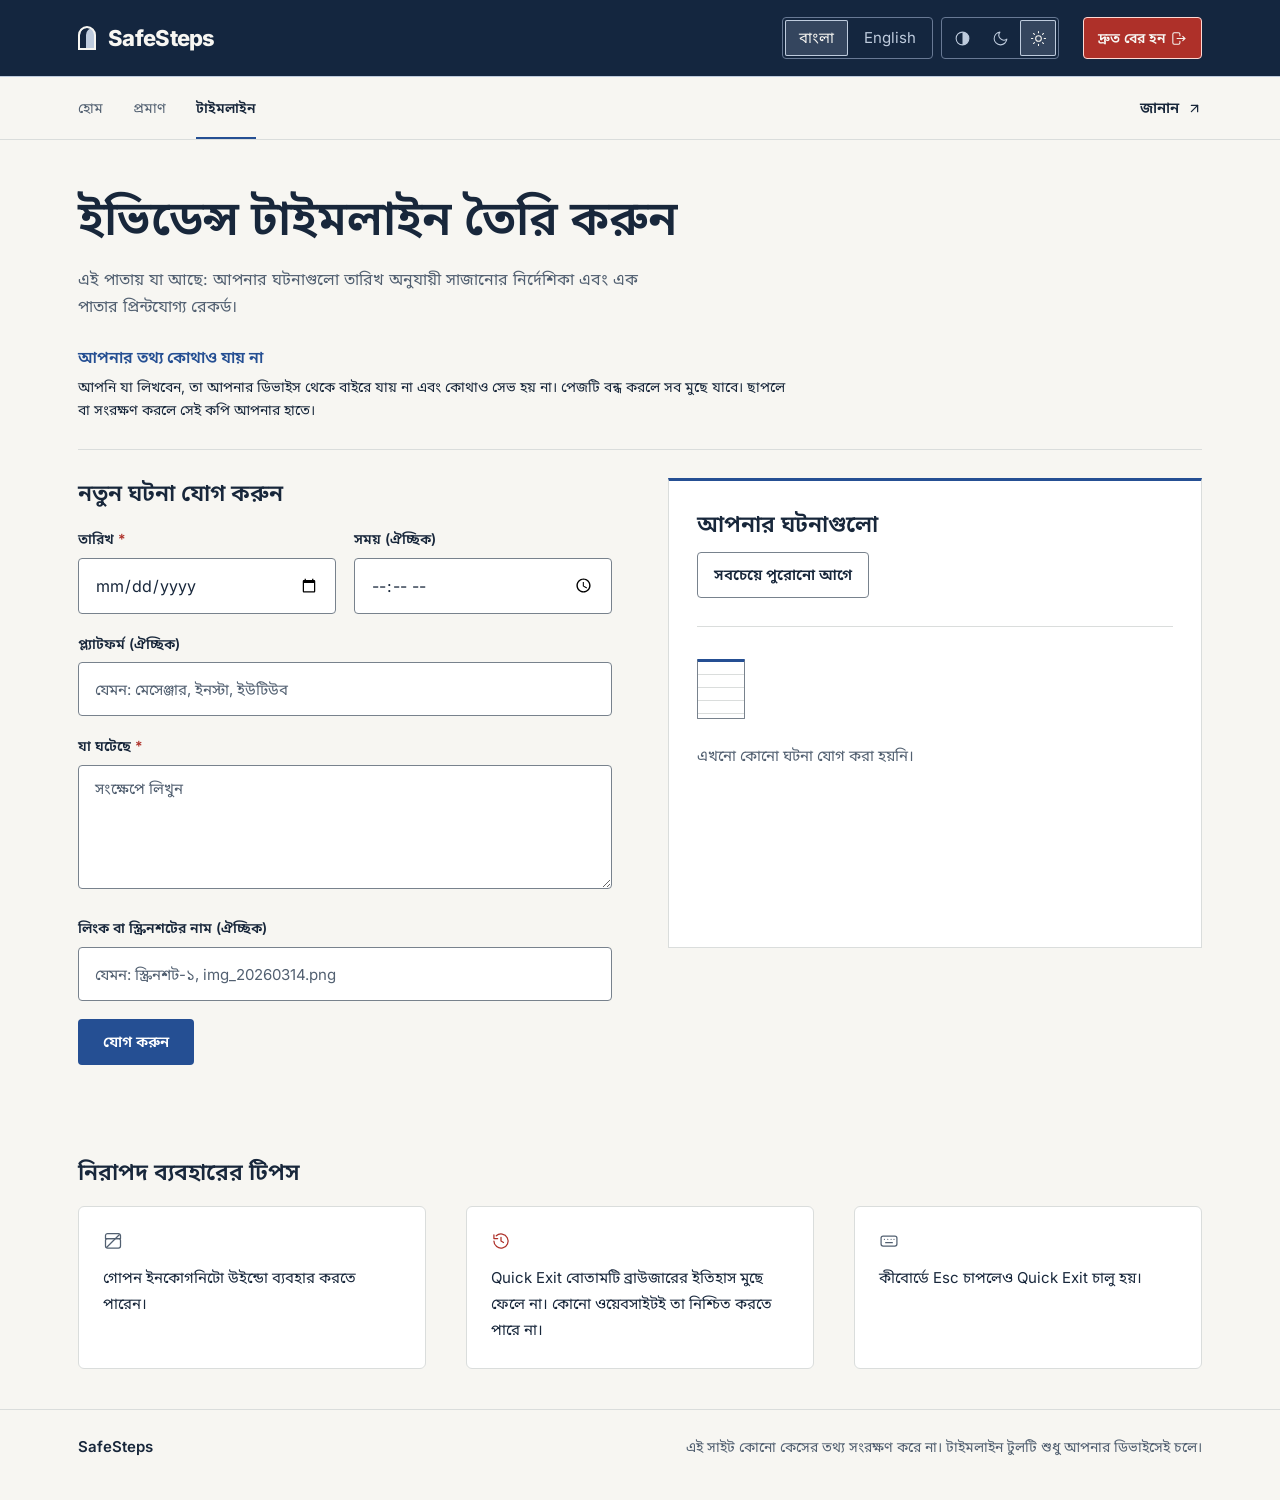
<file: timeline.html>
<!DOCTYPE html>
<html lang="bn" data-theme="light">
<head>
<meta charset="utf-8">
<meta name="viewport" content="width=device-width, initial-scale=1, viewport-fit=cover">
<title>ইভিডেন্স টাইমলাইন: SafeSteps</title>
<meta name="description" content="আপনার অনলাইন নির্যাতনের ঘটনাগুলো তারিখ অনুযায়ী সাজিয়ে এক পাতার প্রিন্টযোগ্য রেকর্ড তৈরি করুন। সবকিছু আপনার ডিভাইসেই থাকে।">
<link rel="icon" href="favicon.svg" type="image/svg+xml">
<link rel="preload" href="fonts/noto-sans-bengali-bengali-400-normal.woff2" as="font" type="font/woff2" crossorigin>
<link rel="preload" href="fonts/noto-sans-bengali-bengali-600-normal.woff2" as="font" type="font/woff2" crossorigin>
<script>
  /* No flash of the wrong theme. Runs before first paint. */
  (function () {
    try {
      var c = window.localStorage.getItem("safesteps.theme");
      var m = window.matchMedia("(prefers-color-scheme: light)").matches ? "light" : "dark";
      document.documentElement.setAttribute("data-theme", (c === "dark" || c === "light") ? c : (c === "system" ? m : "light"));
    } catch (e) {
      document.documentElement.setAttribute("data-theme", "light");
    }
  })();
</script>
<link rel="stylesheet" href="css/fonts.css?v=9">
<link rel="stylesheet" href="css/tokens.css?v=9">
<link rel="stylesheet" href="css/site.css?v=9">
<link rel="stylesheet" href="css/refinement.css?v=9">
<script src="js/theme.js?v=9" defer></script>
<script src="js/i18n.js?v=9" defer></script>
<script src="js/quickexit.js?v=9" defer></script>
<script src="js/timeline.js?v=9" defer></script>
</head>
<body class="page-timeline">

<a class="skip-link no-print" href="#main" data-i18n="skip_link">মূল কনটেন্টে যান</a>

<header class="head-bar no-print">
  <div class="wrap">
      <button class="quick-exit no-print" type="button"><span data-i18n="quick_exit">দ্রুত বের হন</span><svg class="i" viewBox="0 0 24 24" aria-hidden="true" focusable="false"><path d="M14 8V6a2 2 0 0 0-2-2H6a2 2 0 0 0-2 2v12a2 2 0 0 0 2 2h6a2 2 0 0 0 2-2v-2"/><path d="M10 12h11"/><path d="m18 9 3 3-3 3"/></svg></button>

      <a class="brand" href="index.html">SafeSteps</a>

<div class="head-tools">
        <div class="lang-toggle" role="group" data-i18n-aria-label="lang_group_label"
             aria-label="ভাষা বেছে নিন">
          <button type="button" data-lang="bn" aria-pressed="true">
            <svg class="i" viewBox="0 0 24 24" aria-hidden="true" focusable="false">
              <circle cx="12" cy="12" r="9"/>
              <path d="M3 12h18"/>
              <path d="M12 3a15 15 0 0 1 0 18 15 15 0 0 1 0-18"/>
            </svg>
            <span>বাংলা</span>
          </button>
          <button type="button" data-lang="en" aria-pressed="false">
            <svg class="i" viewBox="0 0 24 24" aria-hidden="true" focusable="false">
              <path d="M4 5h9M8.5 3v2M11 5c0 3.3-2.4 6.4-6 7.6"/>
              <path d="M6 9.5c1.2 2 3 3.4 5.4 4"/>
              <path d="m13 20 3.6-9 3.6 9M14.4 17h4.4"/>
            </svg>
            <span>English</span>
          </button>
        </div>


        <fieldset class="theme-switch">
          <legend class="visually-hidden" data-i18n="theme_label">থিম</legend>
          <div class="theme-opts">
            <label>
              <input type="radio" name="theme" value="system">
              <svg class="i" viewBox="0 0 24 24" aria-hidden="true" focusable="false">
                <circle cx="12" cy="12" r="9"/>
                <path d="M12 3a9 9 0 0 1 0 18z" fill="currentColor" stroke="none"/>
              </svg>
              <span class="visually-hidden" data-i18n="theme_system">সিস্টেম</span>
            </label>
            <label>
              <input type="radio" name="theme" value="dark">
              <svg class="i" viewBox="0 0 24 24" aria-hidden="true" focusable="false">
                <path d="M21 12.8A9 9 0 1 1 11.2 3a7 7 0 0 0 9.8 9.8z"/>
              </svg>
              <span class="visually-hidden" data-i18n="theme_dark">ডার্ক</span>
            </label>
            <label>
              <input type="radio" name="theme" value="light">
              <svg class="i" viewBox="0 0 24 24" aria-hidden="true" focusable="false">
                <circle cx="12" cy="12" r="4"/>
                <path d="M12 2v2M12 20v2M4.9 4.9l1.4 1.4M17.7 17.7l1.4 1.4M2 12h2M20 12h2M4.9 19.1l1.4-1.4M17.7 6.3l1.4-1.4"/>
              </svg>
              <span class="visually-hidden" data-i18n="theme_light">লাইট</span>
            </label>
          </div>
        </fieldset>
      </div>
  </div>
</header>

<nav class="site-nav no-print" data-i18n-aria-label="nav_label" aria-label="প্রধান মেনু">
  <div class="wrap">
    <div class="nav">
  <ul class="nav-list" role="list">
  <li><a href="index.html" data-i18n="nav_home">হোম</a></li>
  <li><a href="evidence.html" data-i18n="nav_evidence">প্রমাণ</a></li>
  <li><a href="timeline.html" aria-current="page" data-i18n="nav_timeline">টাইমলাইন</a></li>
  </ul>
  <a class="btn btn-primary nav-cta" href="report.html"><span data-i18n="nav_report">জানান</span><svg class="i i-arrow" viewBox="0 0 24 24" aria-hidden="true" focusable="false"><path d="M7 7h10v10"/><path d="M7 17 17 7"/></svg></a>
    </div>
  </div>
</nav>

<main id="main" tabindex="-1">
  <div class="wrap">

    <section class="page-head">
      <h1 data-i18n="tl_h1">ইভিডেন্স টাইমলাইন তৈরি করুন</h1>
      <p class="covers-line" data-i18n="tl_covers">এই পাতায় যা আছে: আপনার ঘটনাগুলো তারিখ অনুযায়ী সাজানোর নির্দেশিকা এবং এক পাতার প্রিন্টযোগ্য রেকর্ড।</p>
    </section>

    <section class="section-tight notice" id="privacy-line" aria-live="off">
      <span class="notice-title" data-i18n="tl_privacy_title">আপনার তথ্য কোথাও যায় না</span>
      <span data-i18n="tl_privacy_body">আপনি যা লিখবেন, তা আপনার ডিভাইস থেকে বাইরে যায় না এবং কোথাও সেভ হয় না। পেজটি বন্ধ করলে সব মুছে যাবে। ছাপলে বা সংরক্ষণ করলে সেই কপি আপনার হাতে।</span>
    </section>

    <div class="timeline-workspace"><section class="section no-print timeline-editor" aria-labelledby="tl_add_h">
      <h2 id="tl_add_h" data-i18n="tl_add_h">নতুন ঘটনা যোগ করুন</h2>
      <form id="entry-form" novalidate>
        <label class="field" for="t-date">
          <span class="label" data-i18n="tl_date_label">তারিখ</span>
          <input type="date" id="t-date" name="date" required aria-describedby="t-date-error">
          <span class="form-error" id="t-date-error" hidden></span>
        </label>

        <label class="field" for="t-time">
          <span class="label" data-i18n="tl_time_label">সময় (ঐচ্ছিক)</span>
          <input type="time" id="t-time" name="time">
        </label>

        <label class="field" for="t-platform">
          <span class="label" data-i18n="tl_platform_label">প্ল্যাটফর্ম (ঐচ্ছিক)</span>
          <input type="text" id="t-platform" name="platform" data-i18n-placeholder="tl_platform_ph" placeholder="যেমন: মেসেঞ্জার, ইনস্টা, ইউটিউব">
        </label>

        <label class="field" for="t-what">
          <span class="label" data-i18n="tl_what_label">যা ঘটেছে</span>
          <textarea id="t-what" name="what" required aria-describedby="t-what-error" data-i18n-placeholder="tl_what_ph" placeholder="সংক্ষেপে লিখুন"></textarea>
          <span class="form-error" id="t-what-error" hidden></span>
        </label>

        <label class="field" for="t-note">
          <span class="label" data-i18n="tl_note_label">লিংক বা স্ক্রিনশটের নাম (ঐচ্ছিক)</span>
          <input type="text" id="t-note" name="note" data-i18n-placeholder="tl_note_ph" placeholder="যেমন: স্ক্রিনশট-১, img_20260314.png">
        </label>

        <p class="stack">
          <button class="btn btn-primary" type="submit" id="entry-submit" data-i18n="tl_add">যোগ করুন</button>
          <button class="btn btn-secondary btn-sm no-print" type="button" id="entry-cancel" hidden data-i18n="tl_cancel_edit">সম্পাদনা বাতিল</button>
        </p>
        <p id="entry-status" aria-live="polite"></p>
      </form>
    </section>

    <section class="section no-print timeline-record" aria-labelledby="tl_list_h">
      <h2 id="tl_list_h" data-i18n="tl_list_h">আপনার ঘটনাগুলো</h2>

      <p class="section-tight no-print">
        <button class="btn btn-secondary btn-sm" type="button" id="sort-toggle" aria-pressed="false">
          <span data-i18n="tl_sort_oldest">সবচেয়ে পুরোনো আগে</span>
          <span data-i18n="tl_sort_newest" hidden>সবচেয়ে নতুন আগে</span>
        </button>
      </p>

      <!-- The first thing anyone sees on this page, so it is not a dashed box.
           It shows the same facade as the home page motif and as the record
           strip, with every pane dark, because nothing has been recorded yet.
           The motif is the product idea: one window lights up, and it is the
           student who does that, here, by writing it down. -->
      <div class="empty-state" id="empty-state">
        <div class="empty-facade" aria-hidden="true">
          <span></span><span></span><span></span><span></span><span></span>
          <span></span><span></span><span></span><span></span><span></span>
          <span></span><span></span><span></span><span></span><span></span>
        </div>
        <p data-i18n="tl_empty">এখনো কোনো ঘটনা যোগ করা হয়নি।</p>
      </div>

      <div class="record-head no-print" id="record-head" hidden>
        <div class="facade" id="record-facade" aria-hidden="true">
          <span></span><span></span><span></span><span></span><span></span>
          <span></span><span></span><span></span><span></span><span></span>
          <span></span><span></span><span></span><span></span><span></span>
        </div>
        <span class="record-count" id="record-count"></span>
      </div>

      <ul class="entry-list" id="entry-list"></ul>

      <p class="section-tight no-print" id="print-trigger" hidden>
        <button class="btn btn-primary" type="button" id="print-btn" data-i18n="tl_print">প্রিন্টযোগ্য রেকর্ড তৈরি করুন</button>
      </p>
    </section>

    </div>

    <section id="print-sheet" aria-label="প্রিন্টযোগ্য রেকর্ড">
      <p class="print-title" data-i18n="tl_print_title">SafeSteps: ইভিডেন্স টাইমলাইন</p>
      <p id="print-generated"></p>
      <table id="print-table">
        <thead>
          <tr>
            <th scope="col" data-i18n="tl_col_date">তারিখ</th>
            <th scope="col" data-i18n="tl_col_time">সময়</th>
            <th scope="col" data-i18n="tl_col_platform">প্ল্যাটফর্ম</th>
            <th scope="col" data-i18n="tl_col_what">যা ঘটেছে</th>
            <th scope="col" data-i18n="tl_col_note">লিংক বা ফাইলের নাম</th>
          </tr>
        </thead>
        <tbody id="print-body"></tbody>
      </table>
      <p class="print-note" data-i18n="tl_print_note">এই রেকর্ডটি শুধু নিজের কাছে রাখার জন্য। এটি কোথাও জমা দেওয়া হয়নি।</p>
    </section>

    <template id="entry-template">
      <li class="entry">
        <div class="entry-head">
          <span class="entry-date" data-field="when"></span>
          <span class="entry-actions no-print">
            <button class="btn btn-secondary btn-sm" type="button" data-action="edit" data-i18n="tl_edit">সম্পাদনা</button>
            <button class="btn btn-secondary btn-sm" type="button" data-action="remove" data-i18n="tl_remove">মুছে ফেলুন</button>
          </span>
        </div>
        <p data-field="what"></p>
        <p class="muted" data-field="platform" hidden></p>
        <p class="muted" data-field="note" hidden></p>
      </li>
    </template>

    <template id="print-row-template">
      <tr>
        <td data-field="date"></td>
        <td data-field="time"></td>
        <td data-field="platform"></td>
        <td data-field="what"></td>
        <td data-field="note"></td>
      </tr>
    </template>

    <section class="section" aria-labelledby="safeuse_h">
      <h2 id="safeuse_h" data-i18n="footer_tips_h">নিরাপদ ব্যবহারের টিপস</h2>
      <ul class="safeuse" role="list">
        <li class="safeuse-row">
          <svg class="i safeuse-icon" viewBox="0 0 24 24" aria-hidden="true" focusable="false"><path d="M3 5.5A2.5 2.5 0 0 1 5.5 3h13A2.5 2.5 0 0 1 21 5.5V9H3Z"/><rect x="3" y="9" width="18" height="11.5" rx="2.5"/><path d="M4.5 19.5 19.5 4.5"/></svg>
          <span class="safeuse-text" data-i18n="footer_tip_private">গোপন ইনকোগনিটো উইন্ডো ব্যবহার করতে পারেন।</span>
        </li>
        <li class="safeuse-row safeuse-row-critical">
          <svg class="i safeuse-icon" viewBox="0 0 24 24" aria-hidden="true" focusable="false"><path d="M3.5 12a8.5 8.5 0 1 0 2.8-6.3"/><path d="M3.5 4.5V9H8"/><path d="M12 7.5V12l3 1.8"/></svg>
          <span class="safeuse-text" data-i18n="footer_tip_history">Quick Exit বোতামটি ব্রাউজারের ইতিহাস মুছে ফেলে না। কোনো ওয়েবসাইটই তা নিশ্চিত করতে পারে না।</span>
        </li>
        <li class="safeuse-row">
          <svg class="i safeuse-icon" viewBox="0 0 24 24" aria-hidden="true" focusable="false"><rect x="2.5" y="6" width="19" height="12" rx="2.5"/><path d="M6.5 10h.01M10.5 10h.01M14.5 10h.01M18 10h.01M8 14h8"/></svg>
          <span class="safeuse-text" data-i18n="footer_tip_esc">কীবোর্ডে Esc চাপলেও Quick Exit চালু হয়।</span>
        </li>
      </ul>

    </section>

  </div>
</main>

<footer class="site-footer no-print">
  <div class="wrap">
    <div class="footer-meta">
      <span class="footer-wordmark">SafeSteps</span>
      <p class="footer-note" data-i18n="footer_note">এই সাইট কোনো কেসের তথ্য সংরক্ষণ করে না। টাইমলাইন টুলটি শুধু আপনার ডিভাইসেই চলে।</p>
    </div>
  </div>
</footer>

</body>
</html>
</file>
<file: css/fonts.css>
/* SafeSteps self-hosted fonts. Local files only, no remote requests.
   Bangla script renders in Noto Sans Bengali, Latin in Inter.
   Noto is restricted to the Bengali unicode-range so Latin falls through to Inter,
   which matches the intent in docs/design.md section 5: "Bangla: Noto Sans Bengali.
   Latin: Inter." */

@font-face {
  font-family: "Noto Sans Bengali";
  font-style: normal;
  font-display: swap;
  font-weight: 400;
  src: url("../fonts/noto-sans-bengali-bengali-400-normal.woff2") format("woff2");
  unicode-range: U+0951-0952, U+0964-0965, U+0980-09FE, U+1CD0, U+1CD2, U+1CD5-1CD6,
    U+1CD8, U+1CE1, U+1CEA, U+1CED, U+1CF2, U+1CF5-1CF7, U+200C-200D, U+20B9, U+25CC,
    U+A8F1;
}

@font-face {
  font-family: "Noto Sans Bengali";
  font-style: normal;
  font-display: swap;
  font-weight: 600;
  src: url("../fonts/noto-sans-bengali-bengali-600-normal.woff2") format("woff2");
  unicode-range: U+0951-0952, U+0964-0965, U+0980-09FE, U+1CD0, U+1CD2, U+1CD5-1CD6,
    U+1CD8, U+1CE1, U+1CEA, U+1CED, U+1CF2, U+1CF5-1CF7, U+200C-200D, U+20B9, U+25CC,
    U+A8F1;
}

@font-face {
  font-family: "Noto Sans Bengali";
  font-style: normal;
  font-display: swap;
  font-weight: 800;
  src: url("../fonts/noto-sans-bengali-bengali-800-normal.woff2") format("woff2");
  unicode-range: U+0951-0952, U+0964-0965, U+0980-09FE, U+1CD0, U+1CD2, U+1CD5-1CD6,
    U+1CD8, U+1CE1, U+1CEA, U+1CED, U+1CF2, U+1CF5-1CF7, U+200C-200D, U+20B9, U+25CC,
    U+A8F1;
}

@font-face {
  font-family: "Inter";
  font-style: normal;
  font-display: swap;
  font-weight: 400;
  src: url("../fonts/inter-latin-400-normal.woff2") format("woff2");
  unicode-range: U+0000-00FF, U+0131, U+0152-0153, U+02BB-02BC, U+02C6, U+02DA, U+02DC,
    U+0304, U+0308, U+0329, U+2000-206F, U+20AC, U+2122, U+2191, U+2193, U+2212, U+2215,
    U+FEFF, U+FFFD;
}

@font-face {
  font-family: "Inter";
  font-style: normal;
  font-display: swap;
  font-weight: 600;
  src: url("../fonts/inter-latin-600-normal.woff2") format("woff2");
  unicode-range: U+0000-00FF, U+0131, U+0152-0153, U+02BB-02BC, U+02C6, U+02DA, U+02DC,
    U+0304, U+0308, U+0329, U+2000-206F, U+20AC, U+2122, U+2191, U+2193, U+2212, U+2215,
    U+FEFF, U+FFFD;
}

@font-face {
  font-family: "Inter";
  font-style: normal;
  font-display: swap;
  font-weight: 800;
  src: url("../fonts/inter-latin-800-normal.woff2") format("woff2");
  unicode-range: U+0000-00FF, U+0131, U+0152-0153, U+02BB-02BC, U+02C6, U+02DA, U+02DC,
    U+0304, U+0308, U+0329, U+2000-206F, U+20AC, U+2122, U+2191, U+2193, U+2212, U+2215,
    U+FEFF, U+FFFD;
}
</file>
<file: css/tokens.css>
/* SafeSteps: warm paper, ink navy, blue actions, red safety controls.
   Legacy --teal names are retained for the existing components; their hue is blue. */

:root {
  color-scheme: dark;

  --bg: #101C30;
  --surface: #192840;
  --raised: #223650;
  --divider: #34455E;      /* decorative only */
  --border: #8291A8;       /* inputs, must stay 3:1 */
  --text: #F4F5F7;
  --muted: #B5C2D3;
  --teal: #9CBFFF;         /* actions, links, tools */
  --on-teal: #10213B;
  --amber: #E8C181;        /* the DDSR, the human */
  --coral: #FFB0A8;        /* Quick Exit, alerts */
  --on-coral: #42120E;
}

:root[data-theme="light"] {
  color-scheme: light;

  --bg: #F7F6F2;
  --surface: #FFFFFF;
  --raised: #FFFFFF;
  --divider: #DADDDC;
  --border: #78828D;
  --text: #18273B;
  --muted: #526071;
  --teal: #254F93;
  --on-teal: #FFFFFF;
  --amber: #79501D;
  --coral: #AE3029;
  --on-coral: #FFFFFF;
}

/* ---------------------------------------------------------------------------
   Everything below is new. docs/design.md does not specify these, so they were
   lifted out of the stylesheet into named tokens. Values match what the site
   already used, so nothing shifts by more than a rounding error.
   --------------------------------------------------------------------------- */

:root {
  /* type */
  --font-sans: "Noto Sans Bengali", "Inter", system-ui, sans-serif;

  /* docs/design.md section 6: max content width 680px, single column */
  --measure: 680px;

  /* Running prose is capped below the column. Measured at 18px, the loaded
     Noto Sans Bengali averages 7.76px of advance per Bangla character, so the
     full 680px column put 82 characters on a line. 528px lands it near 68,
     which is inside the 45 to 75 band for reading. The column itself is
     unchanged, only the prose inside it. */
  --measure-prose: 528px;

  --text-xs: 0.8125rem;
  --text-sm: 0.9375rem;
  --text-base: 1.125rem;   /* 18px, fixed by docs/design.md section 5 */
  --text-lg: 1.3125rem;
  --text-xl: 1.5rem;
  /* the h1. Its floor is the next step up the scale, so there is no separate
     token for that one value */
  --text-display: clamp(1.75rem, 1.1rem + 2.6vw, 3.25rem);

  /* Bangla needs 1.6 or higher, docs/design.md section 5 */
  --leading-tight: 1.35;
  --leading-snug: 1.5;
  --leading-body: 1.7;

  /* 4pt spacing scale */
  --space-3xs: 0.25rem;
  --space-2xs: 0.5rem;
  --space-xs: 0.75rem;
  --space-sm: 1rem;
  --space-md: 1.5rem;
  --space-lg: 2.5rem;
  --space-xl: 4rem;

  /* radius, docs/design.md section 6 fixes cards at 16px */
  --radius-chip: 8px;
  --radius-btn: 5px;
  --radius-card: 6px;
  --radius-pill: 999px;

  /* motion, docs/design.md section 6 permits subtle fades only */
  --ease-out: cubic-bezier(0.16, 1, 0.3, 1);
  --dur-short: 160ms;
  --dur-base: 220ms;

  /* Stacking, three levels only. The header sits above page content, the fixed
     Quick Exit pill above the header, and the no-flash script's layer above
     both. Lower rungs were declared and never used, so they are gone rather
     than left as a scale nobody has filled in. */
  --z-header: 30;
  --z-exit: 40;
  --z-top: 50;
}

:root { --font-display: Georgia, "Times New Roman", serif; --shell: #14263F; --shell-text: #F7F6F2; --shell-muted: #BECBDD; --shell-action: #FFD9D4; --shell-exit: #AE3029; --paper-rule: #DADDDC; }

:root { --motif-surface: #243851; --motif-divider: #617086; --motif-light: #E8C181; }

:root { --shell-border: #687994; --shell-hover: #223650; --shell-selected: #34455E; }
</file>
<file: css/site.css>
/* Hallmark · genre: editorial · macrostructure: 13 Index-First (index), 05 Workbench
 * (timeline), 02 Long Document (evidence, report) · design-system: docs/design.md
 * · designed-as-app · nav: N9 Edge-aligned minimal · footer: Ft1 Mast-headed
 * All colour, font, radius, target size and motion limits come from docs/design.md.
 * No em dashes or en dashes in this file. */

/* ---------- reset ---------- */

*,
*::before,
*::after {
  box-sizing: border-box;
}

[hidden] {
  display: none !important;
}

html {
  -webkit-text-size-adjust: 100%;
  overflow-x: clip;
}

body,
h1,
h2,
h3,
h4,
p,
figure,
blockquote,
dl,
dd,
fieldset,
legend,
table {
  margin: 0;
}

ul[role="list"],
ol[role="list"] {
  list-style: none;
  margin: 0;
  padding: 0;
}

img,
svg {
  display: block;
  max-width: 100%;
}

button,
input,
select,
textarea {
  font: inherit;
  color: inherit;
  letter-spacing: inherit;
}

/* ---------- typography ---------- */

body {
  background: var(--bg);
  color: var(--text);
  font-family: var(--font-sans);
  font-size: var(--text-base);
  font-weight: 400;
  line-height: var(--leading-body);
  letter-spacing: 0;
  overflow-x: clip;
  overflow-wrap: break-word;
  /* viewport-fit=cover is set in the meta tag, which lets the page reach under a
     notch. The insets are the padding that keeps content back out of it. The
     right inset also keeps the fixed Quick Exit control clear of a rounded
     corner in landscape, where the cutout is on one side only. */
  padding-left: env(safe-area-inset-left);
  padding-right: env(safe-area-inset-right);
}

h1,
h2,
h3,
h4 {
  font-weight: 600;
  font-style: normal;
  line-height: var(--leading-tight);
  letter-spacing: 0;
  min-width: 0;
  overflow-wrap: anywhere;
  text-wrap: balance;
}

/* Heading rhythm. Every heading binds tightly to the content it introduces,
   and the space between groups comes from the section margins, which is where
   it is generous. h2 had no bottom margin at all, so on every page the largest
   section heading sat flush against the first line of its own list. */
h1 {
  font-size: var(--text-display);
  margin-bottom: var(--space-xs);
}

h2 {
  font-size: var(--text-xl);
  margin-bottom: var(--space-2xs);
}

h3 {
  font-size: var(--text-lg);
  margin-bottom: var(--space-2xs);
}

p {
  margin-block: 0 var(--space-sm);
  min-width: 0;
  overflow-wrap: anywhere;
}

p:last-child {
  margin-bottom: 0;
}

a {
  color: var(--teal);
  text-underline-offset: 3px;
  overflow-wrap: anywhere;
}

@media (hover: hover) {
  a:hover {
    text-decoration-thickness: 2px;
  }
}

strong {
  font-weight: 600;
}

small,
.muted {
  color: var(--muted);
}

.muted {
  font-size: var(--text-sm);
}

.hint {
  display: block;
  color: var(--muted);
  font-size: var(--text-sm);
  margin-bottom: var(--space-2xs);
}

/* ---------- layout, with a varied rhythm rather than one repeated pad ---------- */

.wrap {
  width: 100%;
  max-width: var(--measure);
  margin-inline: auto;
  padding-inline: var(--space-sm);
}

.section {
  margin-block: var(--space-lg);
}

.section-tight {
  margin-block: var(--space-md);
}

.section-loose {
  margin-block: var(--space-xl);
}

.stack > * + * {
  margin-top: var(--space-sm);
}

/* ---------- skip link and screen reader text ---------- */

/* Parked with a transform rather than the usual left: -9999px. A large negative
   offset extends the scrollable area, which is invisible in a left to right
   document because the overflow falls off the start edge, but it does create a
   10,000px horizontal scroll the moment the document direction flips. */
.skip-link {
  position: absolute;
  inset-inline-start: 0;
  top: 0;
  z-index: var(--z-top);
  padding: var(--space-xs) var(--space-sm);
  background: var(--teal);
  color: var(--on-teal);
  font-weight: 600;
  border-end-end-radius: var(--radius-btn);
  transform: translateY(-120%);
}

.skip-link:focus {
  transform: translateY(0);
}

/* main is focusable so the skip link actually lands on it. Its ring is drawn
   inside the top edge, so it reads as "you are inside the content now" rather
   than as a mis-drawn box around the whole page. */
main:focus-visible {
  outline: 2px solid var(--teal);
  outline-offset: -2px;
}

.visually-hidden {
  position: absolute;
  width: 1px;
  height: 1px;
  padding: 0;
  margin: -1px;
  overflow: hidden;
  clip: rect(0 0 0 0);
  clip-path: inset(50%);
  white-space: nowrap;
  border: 0;
}

/* Focus rings appear instantly. The ring is never animated. */
:focus-visible {
  outline: 2px solid var(--teal);
  outline-offset: 2px;
}

/* ---------- header shell ---------- */
/* The header itself scrolls away. Only the Quick Exit control stays fixed, which
   is exactly what docs/design.md section 7 requires: fixed at the top, stays on
   scroll. Making the whole header sticky would cost 60 to 120px of a 360px
   phone screen for the length of the page, and the navigation is not worth that. */

.head-bar {
  position: relative;
  z-index: var(--z-header);
  background: var(--bg);
}

.head-bar > .wrap {
  display: flex;
  flex-wrap: wrap;
  align-items: center;
  gap: var(--space-2xs) var(--space-3xs);
  min-height: 56px;
  padding-block: var(--space-2xs);
  /* reserves the corner the fixed Quick Exit control occupies */
  padding-inline-end: 130px;
  border-bottom: 1px solid var(--divider);
}

/* the exit control is first in the DOM so it is second in tab order, after the
   skip link, which is what docs/design.md section 7 requires. order moves it to
   the visual right without touching tab order. */
.quick-exit {
  order: 3;
  position: fixed;
  /* the notch and the home indicator live in the insets, so the control starts
     below the top one and ends above the bottom one */
  top: max(var(--space-2xs), env(safe-area-inset-top));
  /* sits against the end edge of the content measure on wide screens, and
     against the viewport edge once the measure fills the screen */
  inset-inline-end: max(
    calc(var(--space-2xs) + env(safe-area-inset-right)),
    calc((100vw - var(--measure)) / 2 - var(--space-sm) + env(safe-area-inset-right))
  );
  z-index: var(--z-exit);
  display: inline-flex;
  align-items: center;
  gap: var(--space-3xs);
  min-height: 44px;
  padding: var(--space-3xs) var(--space-xs);
  background: var(--coral);
  color: var(--on-coral);
  border: 0;
  border-radius: var(--radius-btn);
  box-shadow: 0 2px 10px rgb(0 0 0 / 0.28);
  font-size: var(--text-sm);
  font-weight: 600;
  white-space: nowrap;
  cursor: pointer;
}

.quick-exit .i {
  width: 17px;
  height: 17px;
}

.quick-exit:active {
  transform: translateY(1px);
}

.brand {
  order: 1;
  margin-inline-end: auto;
  font-size: var(--text-lg);
  font-weight: 800;
  color: var(--text);
  text-decoration: none;
  white-space: nowrap;
}

/* Hover styling is only applied where hover actually exists. On a touch device
   a tap can leave an element in :hover, which reads as a stuck state, so the
   feedback is moved to :active there instead. The resting appearance is
   identical either way, so nothing is hover only. */
@media (hover: hover) {
  .brand:hover {
    color: var(--teal);
  }

  .guide-sec-h:hover {
    color: var(--teal);
  }

  .nav-list a:hover {
    color: var(--teal);
  }

  .btn-primary:hover {
    box-shadow: inset 0 0 0 2px var(--text);
  }

  .btn-secondary:hover {
    background: var(--raised);
  }

  .quick-exit:hover {
    box-shadow: 0 2px 10px rgb(0 0 0 / 0.28), inset 0 0 0 2px var(--on-coral);
  }

  .lang-toggle button:hover {
    color: var(--text);
  }

  .theme-opts label:hover {
    color: var(--text);
    background: var(--raised);
  }

  .checkbox:hover {
    border-color: var(--teal);
  }

  input:hover:not(:disabled),
  textarea:hover:not(:disabled) {
    border-color: var(--teal);
  }
}

@media (hover: none) {
  .btn-primary:active {
    box-shadow: inset 0 0 0 2px var(--text);
  }

  .btn-secondary:active {
    background: var(--raised);
  }

  .quick-exit:active {
    box-shadow: inset 0 0 0 2px var(--on-coral);
  }

  .nav-list a:active {
    color: var(--teal);
  }

  .checkbox:active {
    border-color: var(--teal);
  }
}

.head-tools {
  order: 2;
  display: flex;
  flex: none;
  flex-wrap: nowrap;
  align-items: center;
  gap: var(--space-2xs);
}

/* Four controls plus the wordmark cannot share one row below 544px with every
   label visible. Under that width the toggles and the exit drop their text and
   keep their icons. Both labels survive for screen readers, and the coral fill
   plus the arrow keep Quick Exit the most obvious control on the page. */
@media (max-width: 34rem) {
  .brand {
    font-size: var(--text-base);
  }

  /* the exit control is icon only here, so it needs a much smaller gutter */
  .head-bar > .wrap {
    padding-inline-end: 56px;
  }

  .quick-exit {
    width: 44px;
    padding-inline: 0;
    justify-content: center;
  }

  /* same visually hidden treatment as .visually-hidden, scoped to this
     breakpoint so the labels come back on wider screens */
  .quick-exit span,
  .lang-toggle button span {
    position: absolute;
    width: 1px;
    height: 1px;
    padding: 0;
    margin: -1px;
    overflow: hidden;
    clip: rect(0 0 0 0);
    clip-path: inset(50%);
    white-space: nowrap;
  }

  .lang-toggle button {
    position: relative;
    width: 32px;
    min-height: 38px;
    padding-inline: 0;
  }

  .theme-opts label {
    width: 30px;
  }
}

/* below 24rem the wordmark, both toggles and the exit gutter stop fitting on one
   comfortable row, so the toggles take a second line of their own */
@media (max-width: 24rem) {
  .brand {
    font-size: var(--text-sm);
  }

  .head-bar > .wrap {
    padding-inline-end: 52px;
  }

  .lang-toggle button {
    width: 30px;
  }

  .theme-opts label {
    width: 28px;
  }

  /* The toggles drop onto their own line under the wordmark. They stay flush
     left so the wordmark, the toggles and the nav links all share one edge. */
  .head-tools {
    flex: 0 0 100%;
    justify-content: flex-start;
  }
}

/* ---------- navigation row, scrolls away ---------- */

.site-nav {
  padding-block: var(--space-3xs) var(--space-xs);
}

.nav {
  display: flex;
  flex-wrap: wrap;
  align-items: center;
  gap: var(--space-2xs) var(--space-sm);
}

.nav-list {
  display: flex;
  flex-wrap: wrap;
  gap: var(--space-3xs) var(--space-md);
}

.nav-list a {
  display: inline-flex;
  align-items: center;
  min-height: 44px;
  color: var(--muted);
  text-decoration: none;
  font-size: var(--text-sm);
  white-space: nowrap;
}

.nav-list a[aria-current="page"] {
  color: var(--text);
  font-weight: 600;
  box-shadow: inset 0 -2px 0 var(--teal);
}

.nav-cta {
  margin-inline-start: auto;
  min-height: 44px;
  padding: var(--space-3xs) var(--space-sm);
  font-size: var(--text-sm);
  white-space: nowrap;
}

/* the navigation links and the primary action stop sharing a line below 24rem,
   so the action takes the full width. Standard mobile pattern, and it reads as
   deliberate rather than as a squeeze. */
@media (max-width: 24rem) {
  .nav-cta {
    margin-inline-start: 0;
    width: 100%;
  }
}

/* ---------- icon buttons, one stroke weight, currentColor ---------- */

.i {
  width: 18px;
  height: 18px;
  flex: none;
  stroke: currentColor;
  fill: none;
  stroke-width: 1.5;
  stroke-linecap: round;
  stroke-linejoin: round;
}

/* The mark on an action that leaves the page. It scales with the label rather
   than sitting at a fixed 18px, so it stays in step with the font at every
   breakpoint instead of drifting as the button text resizes.

   The stroke is heavier than .i on purpose. A 1em box is roughly 14px, and the
   24 unit viewBox scales down with it, so a 1.5 stroke would land under one
   device pixel and read as a smudge. 2 puts the rendered stroke back at about
   1.2px, which is what the 18px icons already look like.

   Spacing comes from .btn's flex gap. The glyph this replaced also carried a
   12px margin on top of that gap, so the icon is narrower than what it replaced
   and the nav row has more room, not less. */
.i-arrow {
  width: 1em;
  height: 1em;
  stroke-width: 2;
}

.lang-toggle {
  display: flex;
  align-items: center;
  gap: 2px;
  padding: 3px;
  background: var(--surface);
  border: 1px solid var(--border);
  border-radius: var(--radius-btn);
  min-width: 0;
}

.lang-toggle button {
  display: inline-flex;
  align-items: center;
  justify-content: center;
  min-height: 38px;
  padding: var(--space-3xs) var(--space-2xs);
  background: transparent;
  color: var(--muted);
  border: 0;
  border-radius: var(--radius-chip);
  cursor: pointer;
  font-size: var(--text-sm);
  white-space: nowrap;
}

.lang-toggle button[aria-pressed="true"] {
  background: var(--raised);
  color: var(--teal);
  font-weight: 600;
  box-shadow: inset 0 0 0 1px var(--teal);
}

.theme-switch {
  border: 0;
  padding: 0;
  margin: 0;
  min-width: 0;
}

.theme-opts {
  display: flex;
  align-items: center;
  gap: 2px;
  padding: 3px;
  background: var(--surface);
  border: 1px solid var(--border);
  border-radius: var(--radius-btn);
}

.theme-opts label {
  position: relative;
  display: inline-flex;
  align-items: center;
  justify-content: center;
  width: 38px;
  height: 38px;
  border-radius: var(--radius-chip);
  color: var(--muted);
  cursor: pointer;
}

/* the radio fills its label, so the hit target and the focus ring land on the icon */
.theme-opts input {
  position: absolute;
  inset: 0;
  width: 100%;
  height: 100%;
  margin: 0;
  opacity: 0;
  cursor: pointer;
  appearance: none;
}

.theme-opts .i {
  width: 17px;
  height: 17px;
}

.theme-opts label:has(input:checked) {
  background: var(--raised);
  color: var(--teal);
  box-shadow: inset 0 0 0 1px var(--teal);
}

.theme-opts label:has(input:focus-visible) {
  outline: 2px solid var(--teal);
  outline-offset: 2px;
}

/* ---------- browser surfaces, themed so nothing looks borrowed ---------- */

::selection {
  background: var(--teal);
  color: var(--on-teal);
}

input,
textarea {
  caret-color: var(--teal);
}

* {
  scrollbar-width: thin;
  scrollbar-color: var(--border) var(--bg);
}

/* ---------- page head ---------- */

.page-head {
  padding-top: var(--space-md);
}

.page-head h1 {
  margin-bottom: var(--space-2xs);
}

/* A neutral signpost, one sentence. On the home page the real lede carries the
   voice and this stays quiet. On an inner page there is no lede, so the jump
   from a 51px h1 straight to 15px was abrupt; there it steps up one size and
   keeps the muted colour, which is a signpost rather than a headline. */
.covers-line {
  color: var(--muted);
  font-size: var(--text-sm);
}

.page-head:has(h1 + .covers-line) .covers-line {
  font-size: var(--text-base);
  line-height: var(--leading-body);
  max-width: var(--measure-prose);
}

/* Running prose, and the lists that read as prose. The column stays 680px, the
   text inside it stops at --measure-prose, which is what keeps the eye from
   losing the start of the next line. Headings keep the full column, and so do
   the rows that are scanned rather than read: the spec sheet, the form fields
   and the situation cells, which are a two column grid at desktop widths. */
main p,
main ul,
main ol,
.steps,
.hint,
.chip-note {
  max-width: var(--measure-prose);
}

/* The safe use tips are the fourth scanned-not-read row, and the first one
   that happens to be a ul, so the blanket rule above was catching them and
   holding the block to 528px, under half the column. They are three panels
   side by side rather than running prose, so they take the whole column. This
   is the cap that was actually binding: the 680px one this rule used to carry
   itself was looser than 528px and never did anything. */
.safeuse {
  max-width: none;
}

/* the opening sentence of the home page, set above body size. It is the one
   paragraph on the site that a first time visitor reads before anything else,
   so it gets the display's own leading and its own space beneath. */
.lede {
  font-size: var(--text-lg);
  line-height: var(--leading-body);
  max-width: var(--measure-prose);
  margin-bottom: var(--space-sm);
}

/* on a 360px phone the lede at 21px runs to six lines and starts to shout over
   the h1, so it steps back one size. It is still above body. */
@media (max-width: 30rem) {
  .lede {
    font-size: var(--text-base);
  }
}

.lede + .covers-line {
  padding-top: var(--space-2xs);
  border-top: 1px solid var(--divider);
}

/* ---------- buttons, eight states ---------- */

.btn {
  display: inline-flex;
  align-items: center;
  justify-content: center;
  gap: var(--space-2xs);
  min-height: 48px;
  padding: var(--space-2xs) var(--space-md);
  border-radius: var(--radius-btn);
  border: 1px solid transparent;
  font-weight: 600;
  text-decoration: none;
  cursor: pointer;
  text-align: center;
}

.btn-primary {
  background: var(--teal);
  color: var(--on-teal);
}

.btn-primary:active {
  transform: translateY(1px);
}

.btn-secondary {
  background: transparent;
  color: var(--teal);
  border-color: var(--teal);
}

.btn-secondary:active {
  transform: translateY(1px);
}

.btn-sm {
  min-height: 44px;
  padding: var(--space-2xs) var(--space-sm);
  font-size: var(--text-sm);
}

/* Disabled drops the fill and the border rather than fading the whole button.
   A blanket opacity fades the label and the fill by the same amount, which
   pushes the pair together: measured at 0.55 it lands on 3.56:1 in the dark
   theme and 2.54:1 in the light theme. Here the label keeps its own contrast on
   a plain surface at 6.43:1 and 7.79:1, and the button still reads as inert
   because it has no fill and no hover ring. */
.btn[disabled],
.btn[aria-disabled="true"] {
  background: var(--raised);
  color: var(--muted);
  border-color: var(--border);
  cursor: not-allowed;
  transform: none;
  box-shadow: none;
}

/* a disabled button must not gain a ring on any pointer, and the hover block
   above does not reach it, so the override is stated here rather than relying on
   source order */
.btn[disabled],
.btn[aria-disabled="true"] {
  box-shadow: none;
}

/* in flight the fill stays, because the action is happening and the label is
   still the one the user pressed */
.btn[aria-busy="true"] {
  cursor: progress;
  opacity: 0.7;
}

/* ---------- placeholder chip ---------- */

.chip {
  display: inline-block;
  padding: var(--space-3xs) var(--space-2xs);
  border: 1px dashed var(--coral);
  border-radius: var(--radius-chip);
  color: var(--coral);
  font-size: var(--text-xs);
  font-weight: 600;
  overflow-wrap: anywhere;
}

.chip-block {
  display: block;
  padding: var(--space-xs) var(--space-sm);
}

.chip-note {
  color: var(--muted);
  font-size: var(--text-sm);
  margin-top: var(--space-2xs);
}

/* ---------- DDSR amber node ---------- */

.ddsr-node {
  display: inline-flex;
  align-items: center;
  gap: var(--space-2xs);
  padding: var(--space-3xs) var(--space-xs);
  border: 1px solid var(--amber);
  border-radius: var(--radius-pill);
  color: var(--amber);
  font-size: var(--text-sm);
  font-weight: 600;
}

.ddsr-dot {
  width: 10px;
  height: 10px;
  border-radius: 50%;
  background: var(--amber);
  flex: none;
}

/* ---------- notices, single containment layer, no card in card ---------- */

.notice {
  padding: var(--space-sm) var(--space-md);
  border: 1px solid var(--divider);
  border-radius: var(--radius-card);
  background: var(--surface);
}

.notice > :first-child {
  margin-top: 0;
}

.notice > :last-child {
  margin-bottom: 0;
}

.notice-amber {
  border-color: var(--amber);
}

.notice-coral {
  border-color: var(--coral);
}

/* This card lists what the site is not, so it must not outweigh the brand
   image or the call to action. The coral edge stays because that edge is the
   accessibility signal: someone scanning for danger finds the line, and the
   rest of the box gets out of the way. */
.notice-coral {
  background: transparent;
  /* the other three edges go entirely, otherwise the box survives the change
     and the card still reads as a box rather than as a warning line */
  border: 0;
  border-inline-start: 2px solid var(--coral);
  border-radius: 0;
  padding: var(--space-2xs) 0 var(--space-2xs) var(--space-md);
}

.notice-title {
  display: block;
  font-weight: 600;
  margin-bottom: var(--space-2xs);
}

.notice ul,
.notice ol {
  margin: 0;
  padding-inline-start: var(--space-md);
}

.notice li {
  margin-bottom: var(--space-2xs);
}

.notice li:last-child {
  margin-bottom: 0;
}

/* ---------- F3 tabular spec sheet, replaces the three equal tile columns ---------- */

.spec {
  border-top: 1px solid var(--divider);
}

.spec-row {
  display: grid;
  grid-template-columns: minmax(0, 1fr);
  gap: var(--space-2xs) var(--space-md);
  /* the top row gets more room than the rows beneath it, so the sheet opens
     with weight and then settles into an even rhythm */
  padding-block: var(--space-sm) var(--space-md);
  border-bottom: 1px solid var(--divider);
}

.spec-row:first-child {
  padding-top: var(--space-md);
}

@media (min-width: 34rem) {
  .spec-row {
    grid-template-columns: minmax(0, 11rem) minmax(0, 1fr) auto;
    align-items: baseline;
    column-gap: var(--space-md);
  }

  .spec-row > .spec-action {
    justify-self: end;
    white-space: nowrap;
  }
}

.spec-name {
  font-weight: 600;
}

.spec-desc {
  color: var(--muted);
  font-size: var(--text-sm);
  min-width: 0;
}

.spec-row-primary .spec-name {
  color: var(--teal);
}

.spec-row-primary .spec-desc {
  color: var(--text);
}

/* ---------- F4 step sequence ---------- */

.steps {
  list-style: none;
  margin: 0;
  padding: 0;
  counter-reset: step;
}

.steps > li {
  position: relative;
  padding-inline-start: 40px;
  padding-block: var(--space-xs);
  counter-increment: step;
}

.steps > li::before {
  content: counter(step);
  position: absolute;
  inset-inline-start: 0;
  top: var(--space-2xs);
  width: 28px;
  height: 28px;
  display: grid;
  place-items: center;
  border-radius: 50%;
  border: 1px solid var(--teal);
  color: var(--teal);
  font-size: var(--text-sm);
  font-weight: 600;
  font-variant-numeric: tabular-nums;
}

/* ---------- motif band, the lit window ---------- */
/* This is the brand's one image, so on the home page it is given the full width
   of the measure instead of sitting as a small accent. Its caption moves beside
   it at desktop widths and stays under it on a phone. */

/* The halo is the point of the whole motif: one window in a dark facade is lit
   from inside. Two nested rings at low opacity read as spill without a filter
   or a blur, so it costs nothing to paint and cannot animate or flash. */
.lit-halo {
  fill: var(--amber);
  opacity: 0.08;
}

.lit-halo-near {
  opacity: 0.1;
}

/* In the light theme amber is a dark brown, so at the same alpha the halo reads
   as a muddy tan box on cream. Daylight spills far less than lamplight, so the
   halo is dialled back rather than being a different shape. */
:root[data-theme="light"] .lit-halo {
  opacity: 0.05;
}

:root[data-theme="light"] .lit-halo-near {
  opacity: 0.07;
}

/* The motif is the one moment on the home page that is not a box, so it runs the
   full measure instead of sitting beside its caption as a 300px object. The
   loosest gap in the whole page now falls after it, which is what makes it read
   as a band rather than a widget. */
.motif {
  display: block;
  /* more space above than below, so the band reads as belonging to the hero */
  padding-block: var(--space-lg) var(--space-sm);
  min-width: 0;
}

.motif svg {
  width: 100%;
  height: auto;
}

.motif figcaption {
  display: block;
  margin-top: var(--space-sm);
  color: var(--muted);
  font-size: var(--text-sm);
  /* the facade takes the full measure, the caption keeps a reading measure */
  max-width: var(--measure-prose);
}

/* ---------- forms ---------- */

.field {
  display: block;
  margin-bottom: var(--space-md);
}

/* A label, whether it wraps its field or stands alone next to a for, is set the
   same way. Wrapping the field in the label made the helper text part of the
   accessible name, so a screen reader read the instruction twice.

   The label steps up above body size and the placeholder drops below it. Left
   at the same size and weight they were indistinguishable on screen, which is
   the one thing a label exists to prevent. The placeholder is an example, so
   it is allowed to be quieter than the thing it sits under. */
.field > .label,
label.label {
  display: block;
  font-size: var(--text-base);
  font-weight: 600;
  color: var(--text);
  margin-bottom: var(--space-3xs);
}

input[type="text"],
input[type="email"],
input[type="tel"],
input[type="date"],
input[type="time"],
textarea {
  width: 100%;
  min-height: 48px;
  padding: var(--space-xs) var(--space-sm);
  /* background is --bg, not --surface, so the input border keeps its 3:1 ratio
     against its own background in the dark theme */
  background: var(--bg);
  color: var(--text);
  border: 1px solid var(--border);
  border-radius: var(--radius-btn);
}

textarea {
  min-height: 140px;
  resize: vertical;
  line-height: var(--leading-snug);
}

input:active:not(:disabled),
textarea:active:not(:disabled) {
  border-color: var(--teal);
}

input:disabled,
textarea:disabled {
  opacity: 0.5;
  cursor: not-allowed;
}

input[aria-invalid="true"],
textarea[aria-invalid="true"] {
  border-color: var(--coral);
}

/* The placeholder is an example of what to write, not a second label, so it
   sits a step below the label in both size and colour. It still clears 4.5:1
   against the input background, which tools/contrast.py checks. */
input::placeholder,
textarea::placeholder {
  color: var(--muted);
  font-size: var(--text-sm);
  opacity: 1;
}

/* Required fields carry an asterisk, added here rather than in the markup so no
   i18n key is needed and no screen reader hears a stray character. The
   alternative text says which fields are required, so the mark is decoration
   that repeats information already available. */
input[required] + .form-error::before,
textarea[required] + .form-error::before {
  content: "";
}

.field:has(> input[required]) > .label::after,
.field:has(> textarea[required]) > .label::after {
  content: "*";
  color: var(--coral);
  margin-inline-start: var(--space-3xs);
}

fieldset.group {
  border: 0;
  padding: 0;
  margin: 0 0 var(--space-lg);
  min-width: 0;
}

/* A group heading and a field label were the same size and weight, so the
   structure of the form did not read. The legend steps above the labels and
   carries a hairline, which is the mark the rest of the site uses to separate
   a group from what follows it. */
fieldset.group legend {
  display: block;
  width: 100%;
  padding: 0 0 var(--space-2xs);
  border-bottom: 1px solid var(--divider);
  font-size: var(--text-lg);
  font-weight: 600;
  line-height: var(--leading-tight);
  margin-bottom: var(--space-sm);
}

.checkbox {
  display: flex;
  gap: var(--space-xs);
  align-items: flex-start;
  padding: var(--space-sm);
  background: var(--surface);
  border: 1px solid var(--border);
  border-radius: var(--radius-btn);
  cursor: pointer;
}

.checkbox input {
  width: 24px;
  height: 24px;
  margin: 2px 0 0;
  flex: none;
  accent-color: var(--teal);
}

/* The whole box is a target. A transparent label covers it so a click anywhere
   toggles, while the helper text stays outside the label so it is not read as
   part of the control name. */
.checkbox {
  position: relative;
}

.checkbox-hit {
  position: absolute;
  inset: 0;
  /* the text block is a later sibling, so the hit label needs to sit above it
     to catch the click anywhere in the box */
  z-index: 1;
  border-radius: var(--radius-btn);
  cursor: pointer;
}

.checkbox:has(input:checked) {
  border-color: var(--teal);
}

.checkbox:has(input:focus-visible) {
  outline: 2px solid var(--teal);
  outline-offset: 2px;
}

.checkbox .label {
  font-weight: 600;
  display: block;
  margin-bottom: 0;
}

.form-error,
.form-ok {
  display: block;
  margin-top: var(--space-2xs);
  font-size: var(--text-sm);
  font-weight: 600;
}

.form-error {
  color: var(--coral);
}

.form-ok {
  color: var(--teal);
}

/* ---------- timeline entries ---------- */

.entry-list {
  list-style: none;
  margin: 0;
  padding: 0;
}

.entry {
  padding-block: var(--space-sm);
  border-bottom: 1px solid var(--divider);
}

.entry:last-child {
  border-bottom: 0;
}

.entry-head {
  display: flex;
  flex-wrap: wrap;
  gap: var(--space-2xs) var(--space-sm);
  align-items: baseline;
  margin-bottom: var(--space-3xs);
}

.entry-date {
  font-weight: 600;
  font-variant-numeric: tabular-nums;
}

.entry-actions {
  margin-inline-start: auto;
  display: flex;
  gap: var(--space-2xs);
}

.entry-actions .btn {
  min-height: 44px;
  padding: var(--space-3xs) var(--space-xs);
  font-size: var(--text-sm);
  white-space: nowrap;
}

.entry p {
  margin-bottom: var(--space-3xs);
}

/* The facade strip sits beside the entry list and stays after the first entry,
   because the moment worth marking is the accumulation: each event lights one
   more window, so a user can see how much they have written down without
   counting. It repeats the home page motif, so the page and the product share
   one image, and it adds no copy and no claim. */
.record-head {
  display: flex;
  align-items: center;
  gap: var(--space-sm);
  margin-bottom: var(--space-2xs);
}

.record-head .facade {
  width: 88px;
}

.record-count {
  color: var(--muted);
  font-size: var(--text-sm);
  font-variant-numeric: tabular-nums;
}

/* The empty state carries the motif, so the first thing a user sees on the tool
   page is the same image as the home page, with every pane dark because
   nothing is recorded yet. The record strip above it lights one pane per
   event, so the pair reads as before and after without a word of copy. */
.empty-state {
  display: grid;
  justify-items: center;
  gap: var(--space-md);
  padding: var(--space-lg) var(--space-md);
  text-align: center;
  border: 1px solid var(--divider);
  border-radius: var(--radius-card);
  background: var(--surface);
}

.empty-state p {
  color: var(--muted);
  margin: 0;
}

.empty-facade {
  display: grid;
  grid-template-columns: repeat(5, 1fr);
  gap: 4px;
  width: 148px;
}

.empty-facade span {
  aspect-ratio: 52 / 40;
  border: 1px solid var(--divider);
  border-radius: 4px;
  background: var(--bg);
}

/* the facade, same five by three grid as the home page motif, every pane dark
   because nothing has been recorded yet */
.facade {
  display: grid;
  grid-template-columns: repeat(5, 1fr);
  gap: 4px;
  width: 132px;
  flex: none;
}

.facade span {
  aspect-ratio: 52 / 40;
  border: 1px solid var(--divider);
  border-radius: 4px;
  background: var(--surface);
}

/* one pane lights per recorded event, so the strip is a count you can read at a
   glance without a number. It never claims more than what is in the list. */
.facade span[data-lit="true"] {
  background: var(--amber);
  border-color: var(--amber);
  box-shadow: 0 0 0 6px rgb(233 184 114 / 0.08);
}

:root[data-theme="light"] .facade span[data-lit="true"] {
  box-shadow: 0 0 0 6px rgb(138 83 0 / 0.05);
}

#print-sheet {
  display: none;
}

/* ---------- footer, the brand's last word ---------- */
/* End matter, not content. One sentence at display size, then a quiet metadata
   strip. This is a statement footer on purpose.

   The usual footer is a link map, and the usual advice is to fill one in. There
   is nothing here to link to. The site has four pages and all four are already
   in the header nav, and it has no contact details, no legal pages, no about
   page and no social accounts. Padding the space with invented links, or worse
   with a subscribe box on a site about being frightened and reported, would say
   less than the space does. docs/design.md section 11 is titled Honest limits;
   this is the same instinct applied to the footer. */

/* No margin and no top padding. The footer attaches directly to whatever is
   above it: no offset, no air, one rule. There is still bottom padding, because
   the last line of text needs to clear the bottom of the viewport. */
.site-footer {
  margin-top: 0;
  padding-block: 0 var(--space-lg);
  border-top: 1px solid var(--divider);
}

/* The strip's own rule is gone too. With the footer sitting flush, a second
   border-top one line below the footer's would read as two rules stacked on
   each other, which is what the gap was really drawing attention to. The
   footer's single rule does the separating; the padding below is just the text
   keeping off that rule. */
.footer-meta {
  display: flex;
  flex-wrap: wrap;
  align-items: baseline;
  justify-content: space-between;
  gap: var(--space-2xs) var(--space-lg);
  padding-top: var(--space-md);
}

.footer-wordmark {
  color: var(--text);
  font-size: var(--text-sm);
  font-weight: 600;
}

.footer-note {
  max-width: 46em;
  margin: 0;
  color: var(--muted);
  font-size: var(--text-sm);
  line-height: var(--leading-body);
}

/* the four situation cells are the second level under the disclosure summary,
   so they carry the section's own size rather than the old third-level size */
.situation-h {
  font-size: var(--text-lg);
}

/* ---------- safe use, a card of three facts about the exit control ---------- */
/* Each tip gets a glyph from the existing 1.5px icon set, so the three read as
   three separate things rather than one paragraph. The card is the system's
   surface and divider, the same as any other notice. */

.safeuse {
  margin: 0;
  padding: 0;
  list-style: none;
  /* Deliberately no max-width. This used to carry the prose measure, which is
     680px, while the comment above it claimed the opposite. The cap survived the
     later restyle into a three column band, so on index and timeline, whose
     main column is 1180px, the block was styled like a full width band and
     still stopped two hundred pixels short of one, leaving the right of the row
     empty. Tips are scanned, not read, so they take the whole column. The
     reading measure still applies to the prose in .lede and .spec-desc. */
  background: var(--surface);
  border: 1px solid var(--divider);
  border-radius: var(--radius-card);
  overflow: hidden;
}

.safeuse-row {
  display: flex;
  align-items: flex-start;
  gap: var(--space-sm);
  padding: var(--space-sm) var(--space-md);
  color: var(--text);
}

.safeuse-row + .safeuse-row {
  border-top: 1px solid var(--divider);
}

.safeuse-icon {
  flex: none;
  width: 20px;
  height: 20px;
  margin-top: 0.15em;
  color: var(--muted);
}

/* the history tip is the one that stops a false sense of safety, so it is the
   only row that takes the coral, the same colour as the exit control itself */
.safeuse-row-critical {
  color: var(--text);
}

.safeuse-row-critical .safeuse-icon {
  color: var(--coral);
}

.safeuse-text {
  min-width: 0;
}

/* ---------- long document, native disclosure ---------- */
/* evidence.html collapses each part behind a details element. The summary keeps
   the platform's own marker, so no icon is drawn and no script runs. */

.guide-sec {
  margin-block: var(--space-sm);
  border-bottom: 1px solid var(--divider);
}

.guide-sec-loose {
  margin-block: var(--space-lg) var(--space-sm);
}

/* no display:flex or grid here, both kill the marker in Chromium */
.guide-sec-h {
  padding-block: var(--space-sm);
  min-height: 44px;
  font-size: var(--text-xl);
  font-weight: 600;
  line-height: var(--leading-tight);
  text-wrap: balance;
  cursor: pointer;
}

/* the marker takes the action colour, so the row reads as a control rather than
   as another heading, and the platform still rotates it when the section opens */
.guide-sec-h::marker {
  color: var(--teal);
}

.guide-sec > *:not(summary) {
  padding-bottom: var(--space-sm);
}

/* ---------- guide lists, one system, two shapes ---------- */
/* Both lists are ruled rows on the full measure, so they read as one system and
   are scannable rather than a wall of prose.

   The save list leads with a term. The Bangla and English strings are single
   runs of text, so the term cannot be pulled into its own column without
   splitting copy in two languages a native speaker has not reviewed. Instead
   the term sits on its own line in the teal the spec rows already use, and the
   explanation follows beneath it.

   The don't list has no term in the source at all, so it takes a hanging marker
   and the explanation runs inline beside it, which is the shape its copy
   actually has. */

.guide-terms,
.guide-donts {
  margin: 0;
  padding: 0;
  max-width: var(--measure);
  list-style: none;
}

.guide-terms > li,
.guide-donts > li {
  padding-block: var(--space-sm);
  border-top: 1px solid var(--divider);
}

.guide-terms > li:last-child,
.guide-donts > li:last-child {
  border-bottom: 1px solid var(--divider);
}

/* The term is marked with a teal rule in the margin, not by colouring the
   <strong>. The Bangla and English strings are single runs, so in one language
   the strong holds only the lead in term and in the other it holds the whole
   sentence. A rule on the row reads the same either way; colouring the strong
   would turn an entire English row teal. */
.guide-terms > li {
  position: relative;
  padding-inline-start: var(--space-md);
}

.guide-terms > li::before {
  content: "";
  position: absolute;
  inset-inline-start: 0;
  top: var(--space-sm);
  bottom: var(--space-sm);
  width: 2px;
  background: var(--teal);
  border-radius: 1px;
}

.guide-terms strong {
  font-weight: 600;
}

.guide-donts > li {
  position: relative;
  padding-inline-start: var(--space-md);
}

/* a short dash, not a bullet, so the don't list does not read as a set of
   equal items the way the save list does */
.guide-donts > li::before {
  content: "";
  position: absolute;
  inset-inline-start: 0;
  top: 1.15em;
  width: 8px;
  height: 1px;
  background: var(--muted);
}

/* A link inside a sentence cannot be 44px tall without breaking the line, so
   the tap area is grown with padding and a negative margin instead. The text
   sits exactly where it did; the hit box reaches 44px in both directions. */
.steps a {
  display: inline-block;
  padding-block: var(--space-2xs);
  margin-block: calc(var(--space-2xs) * -1);
}

/* ---------- what you can choose, report.html ---------- */
/* Three sentences about anonymity read as one grey block. Each is a separate
   thing the reader can do or not do, so each gets a row and a mark. Two of the
   three are openings, so they take the teal the action colour already uses; the
   middle one is the cost, and it stays muted. */

.choice-rows {
  margin: 0;
  padding: 0;
  list-style: none;
  max-width: var(--measure);
}

.choice-row {
  display: flex;
  align-items: flex-start;
  gap: var(--space-sm);
  padding-block: var(--space-sm);
  border-top: 1px solid var(--divider);
}

.choice-row:last-child {
  border-bottom: 1px solid var(--divider);
}

.choice-mark {
  flex: none;
  width: 8px;
  height: 8px;
  margin-top: 0.55em;
  border-radius: 50%;
  background: var(--muted);
}

.choice-row-yes .choice-mark {
  background: var(--teal);
  box-shadow: 0 0 0 3px rgb(111 199 184 / 0.14);
}

.choice-text {
  min-width: 0;
}

/* The last row on the home page is the one that limits what the site promises,
   so it takes the coral the exit and danger notices already use. */
.choice-row-critical .choice-mark {
  background: var(--coral);
  box-shadow: 0 0 0 3px rgb(240 142 134 / 0.14);
}

/* The form is the thing the page is for, so it gets a surface to sit on rather
   than running on as a continuation of the explanatory text above it. Same
   surface, border and radius as every other card on the site. */
.form-section {
  padding: var(--space-md);
  background: var(--surface);
  border: 1px solid var(--divider);
  border-radius: var(--radius-card);
  margin-block: var(--space-lg);
}

.form-section > h2 {
  margin-bottom: var(--space-sm);
}

/* ---------- 404 ---------- */
/* A mistyped link must not strand someone on this site, so the page offers the
   four real pages and keeps the Quick Exit control. The 404 is set as a quiet
   number rather than a display headline, so the way out is the obvious thing
   on the page. */

.notfound-main {
  min-height: 70vh;
}

.error-code {
  font-family: var(--font-sans);
  font-size: var(--text-sm);
  font-weight: 600;
  font-variant-numeric: tabular-nums;
  letter-spacing: 0.1em;
  color: var(--muted);
  margin: 0 0 var(--space-2xs);
}

.notfound-main .lede {
  max-width: var(--measure-prose);
}

/* a spec row that is also a link, so the whole row is the target */
.spec-row-link {
  text-decoration: none;
  color: inherit;
  min-height: 44px;
}

.spec-row-link .spec-name {
  color: var(--teal);
}

.spec-row-link:hover .spec-name {
  color: var(--text);
}

.spec-row-link:focus-visible {
  outline: 2px solid var(--teal);
  outline-offset: 2px;
}

.spec-row-link:hover,
.spec-row-link:focus-visible {
  background: var(--raised);
}

/* ---------- situation blocks, hairline cells, not cards ---------- */

.situations {
  display: grid;
  grid-template-columns: minmax(0, 1fr);
  gap: 0;
  border-top: 1px solid var(--divider);
}

@media (min-width: 44rem) {
  .situations {
    grid-template-columns: repeat(2, minmax(0, 1fr));
    column-gap: var(--space-lg);
  }
}

.situation {
  padding-block: var(--space-md);
  border-bottom: 1px solid var(--divider);
}

.situation h3 {
  margin-bottom: var(--space-2xs);
}

.situation p {
  color: var(--muted);
  margin-bottom: 0;
}

/* ---------- motion, opacity and transform only ---------- */
/* docs/design.md section 6 permits subtle fades only, so opacity is the whole
   vocabulary. No slide, no scale, no spring, nothing that moves a box.
     focal     the lit window coming on once, after the page has settled
     feedback  a newly added timeline row fading in, so cause and result read
     state     colour and ring changes on every control, all under 160ms */

@media (prefers-reduced-motion: no-preference) {
  .btn,
  .quick-exit,
  input,
  textarea,
  .brand,
  .checkbox,
  .guide-sec-h,
  .lang-toggle button,
  .theme-opts label,
  .nav-list a {
    transition: background-color var(--dur-short) var(--ease-out),
      border-color var(--dur-short) var(--ease-out),
      color var(--dur-short) var(--ease-out),
      box-shadow var(--dur-short) var(--ease-out),
      opacity var(--dur-short) var(--ease-out),
      transform var(--dur-short) var(--ease-out);
  }

  /* There is no page load fade on main. Content at opacity 0 is not painted,
     so the browser cannot report it as the largest element until the animation
     ends. Measured on a throttled connection it held LCP back by 376ms to
     1308ms, on the page whose whole job is to be read by someone who is
     frightened and in a hurry. The text is simply there when the page is. The
     one authored moment below replaces it, and it is on decoration rather than
     on the copy. */

  /* The one authored moment. The facade is already drawn when the page arrives,
     so the window does not appear out of nothing, it lights up inside a
     building that is already there. It runs once, never loops, and its end
     state is fully opaque, so nothing depends on the animation completing. */
  .lit-halo {
    animation: window-ignite 900ms var(--ease-out) 260ms both;
  }

  .lit-halo-near {
    animation: window-ignite 900ms var(--ease-out) 320ms both;
  }

  .entry-new {
    animation: fade-in var(--dur-base) var(--ease-out) both;
  }
}

@keyframes fade-in {
  from {
    opacity: 0;
  }
  to {
    opacity: 1;
  }
}

/* the halo and the pane warm up together rather than the halo blooming first,
   which is what a real lamp does */
@keyframes window-ignite {
  from {
    opacity: 0;
  }
  to {
    opacity: 0.08;
  }
}

:root[data-theme="light"] .lit-halo {
  animation-name: window-ignite-light;
}

:root[data-theme="light"] .lit-halo-near {
  animation-name: window-ignite-light;
}

@keyframes window-ignite-light {
  from {
    opacity: 0;
  }
  to {
    opacity: 0.05;
  }
}

@media (prefers-reduced-motion: reduce) {
  *,
  *::before,
  *::after {
    animation-duration: 0.01ms !important;
    animation-iteration-count: 1 !important;
    transition-duration: 0.01ms !important;
  }
}

/* ---------- print ---------- */

@media print {
  html,
  body {
    background: #fff !important;
    color: #000 !important;
    font-size: 11pt;
    line-height: 1.45;
  }

  .no-print,
  .quick-exit,
  .skip-link,
  .head-bar,
  .site-nav,
  .site-footer,
  .page-head,
  #entry-form,
  #print-trigger,
  #privacy-line,
  .notice,
  #print-sheet,
  .empty-state,
  .record-head,
  #report-form .btn,
  #report-form .hint,
  #report-form .checkbox,
  #endpoint-chip,
  #endpoint-note,
  #form-status {
    display: none !important;
  }

  /* report.html prints what has been typed, so a student can keep a paper copy
     before they send it. The form surface, the button, the helper text and the
     privacy checkbox all come off the page; the words stay, on white, with a
     rule under each filled field so a blank field is obvious on paper. */
  .form-section {
    background: #fff !important;
    border: 0 !important;
    border-radius: 0 !important;
    padding: 0 !important;
    margin: 0 !important;
  }

  #report-form {
    display: block !important;
  }

  #report-form fieldset.group {
    border: 0;
    margin-bottom: 10pt;
  }

  #report-form legend {
    font-weight: 700;
    font-size: 12pt;
    padding: 0;
    margin-bottom: 4pt;
  }

  #report-form .field {
    margin-bottom: 10pt;
    break-inside: avoid;
  }

  #report-form .label {
    display: block !important;
    font-weight: 700 !important;
    color: #000 !important;
    margin-bottom: 2pt;
  }

  #report-form input,
  #report-form textarea {
    display: block !important;
    width: 100% !important;
    min-height: 0 !important;
    background: #fff !important;
    color: #000 !important;
    border: 0 !important;
    border-bottom: 1px solid #000 !important;
    border-radius: 0 !important;
    padding: 2pt 0 !important;
    font-size: 11pt !important;
  }

  #report-form textarea {
    min-height: 60pt !important;
  }

  /* an empty field prints nothing at all, so a rule alone is the only cue that
     something was meant to go here */
  #report-form input:placeholder-shown,
  #report-form textarea:placeholder-shown {
    color: transparent !important;
  }

  .notice,
  .entry {
    background: #fff !important;
    border: 1px solid #000 !important;
    break-inside: avoid;
  }

  a {
    color: #000 !important;
    text-decoration: underline;
  }

  #print-sheet {
    display: block !important;
    page-break-inside: avoid;
  }

  #print-sheet .print-title {
    font-size: 16pt;
    font-weight: 600;
    margin-bottom: var(--space-3xs);
  }

  #print-generated {
    font-size: 10pt;
    margin-bottom: var(--space-2xs);
  }

  #print-table {
    width: 100%;
    table-layout: fixed;
    border-collapse: collapse;
    font-size: 10pt;
  }

  #print-table th,
  #print-table td {
    border: 1px solid #000;
    padding: 4px 6px;
    text-align: left;
    vertical-align: top;
    overflow-wrap: normal;
    word-break: normal;
  }

  /* the browser default for th is 700 and no 700 face is loaded, so the
     header row was rendering in a synthesised bold. 600 is a real weight. */
  #print-table th {
    font-weight: 600;
  }

  #print-table th:nth-child(1),
  #print-table td:nth-child(1) {
    width: 15%;
  }

  #print-table th:nth-child(2),
  #print-table td:nth-child(2) {
    width: 9%;
  }

  #print-table th:nth-child(3),
  #print-table td:nth-child(3) {
    width: 16%;
  }

  #print-table th:nth-child(4),
  #print-table td:nth-child(4) {
    width: 41%;
  }

  #print-table th:nth-child(5),
  #print-table td:nth-child(5) {
    width: 19%;
  }

  #print-table th {
    background: #fff !important;
  }

  .print-note {
    margin-top: var(--space-2xs);
    font-size: 9pt;
  }

  @page {
    margin: 15mm;
  }
}

/* ---------- Windows high contrast, forced colors ---------- */
/* Forced colors replaces the palette, which strips the colour that carried the
   meaning here: coral said Quick Exit, amber said the DDSR, teal said action.
   Each of those roles gets a non colour cue so it survives, and the boxes that
   used to rely on a fill get a border, because a fill is what the OS discards. */

@media (forced-colors: active) {
  .quick-exit {
    border: 3px solid ButtonText;
    forced-color-adjust: none;
    background: Highlight;
    color: HighlightText;
  }

  .btn-primary {
    border: 2px solid ButtonText;
  }

  .ddsr-node {
    border: 2px dashed CanvasText;
  }

  .notice-coral,
  .notice-amber {
    border: 2px solid CanvasText;
  }

  .chip {
    border: 2px dashed CanvasText;
  }

  /* the selected theme radio and the selected language button are marked with
     an inset ring, which forced colors keeps, but the check itself does not
     read, so the ring is thickened */
  .theme-opts label:has(input:checked),
  .lang-toggle button[aria-pressed="true"] {
    outline: 2px solid CanvasText;
    outline-offset: 1px;
  }

  .nav-list a[aria-current="page"] {
    text-decoration: underline;
  }

  .ddsr-dot {
    forced-color-adjust: none;
    background: CanvasText;
  }
}
</file>
<file: css/refinement.css>
/* SafeSteps · warm paper and ink · shared responsive refinement */
@media screen {
  body { font-size: 17px; line-height: 1.75; }
  .wrap { max-width: 800px; padding-inline: 28px; }
  .head-bar { position: sticky; top: 0; background: var(--shell); color: var(--shell-text); border-bottom: 1px solid var(--shell-muted); }
  .head-bar > .wrap { max-width: 1180px; min-height: 76px; padding: 14px 28px; flex-wrap: nowrap; gap: 24px; border: 0; }
  .brand { font-size: 22px; color: var(--shell-text); display: flex; align-items: center; gap: 12px; letter-spacing: -.7px; }
  .brand::before { content: ''; width: 18px; height: 24px; border: 2px solid currentColor; border-radius: 12px 12px 0 0; box-shadow: inset 6px 0 0 var(--shell); background: var(--shell-muted); }
  .brand:hover { color: var(--shell-text); }
  .head-tools { flex: none; }
  /* The language control mirrors the theme pill sitting beside it: same border,
     same 2px inner padding, same 2px gap, same filled and ringed active
     segment. Two controls in one row that are built the same way read as a
     pair, and text segments are then the only difference the eye has to
     process. The 4px and 2px radii are the theme control's own, set at the end
     of this file, not the radius tokens: at a 2px gap and a 1px border the
     inherited 5px and 8px read as a lozenge sitting inside a square. */
  .lang-toggle { background: transparent; border: 1px solid var(--shell-border); padding: 2px; gap: 2px; border-radius: 4px; }
  .lang-toggle button { width: auto; padding: 0 14px; color: var(--shell-muted); min-height: 36px; border-radius: 2px; }
  .lang-toggle button .i { display: none; }
  .lang-toggle button span, .quick-exit span { position: static; width: auto; height: auto; padding: 0; clip: auto; clip-path: none; overflow: visible; white-space: nowrap; }
  .lang-toggle button[aria-pressed=true] { background: var(--shell-selected); color: var(--shell-text); box-shadow: inset 0 0 0 1px var(--shell-muted); font-weight: 400; }
  .quick-exit { position: static; width: auto; flex: none; min-height: 42px; padding: 8px 14px; color: var(--shell-text); background: var(--shell-exit); border: 1px solid var(--shell-action); border-radius: 4px; box-shadow: none; font-size: 14px; }
  .site-nav { border-bottom: 1px solid var(--divider); padding-block: 0; }
  .site-nav > .wrap { max-width: 1180px; }
  .nav { min-height: 62px; gap: 12px; }
  .nav-list { gap: 30px; }
  .nav-list a { min-height: 62px; font-size: 14px; }
  .nav-cta { background: transparent; color: var(--text); border: 0; padding: 8px 0; width: auto; margin-inline-start: auto; font-size: 14px; }
  .page-head { padding-top: 48px; }
  .page-head h1 { font-size: clamp(30px, 3.8vw, 48px); max-width: 720px; margin-bottom: 18px; line-height: 1.25; }
  html[lang=en] .page-head h1 { font-family: var(--font-display); font-weight: 400; letter-spacing: -1.5px; }
  h2 { font-size: 23px; margin-bottom: 18px; }
  h3 { font-size: 19px; }
  .covers-line, .page-head:has(h1 + .covers-line) .covers-line { font-size: 16px; max-width: 580px; }
  .section { margin-block: 40px; }
  .section-loose { margin-block: 64px; }
  .btn { border-radius: 4px; font-size: 15px; min-height: 46px; }
  .btn-secondary { border-color: var(--border); color: var(--text); }
  .notice { border-radius: 0; background: transparent; padding: 22px 0; border-width: 1px 0; }
  .notice-amber { border-color: var(--amber); }
  .notice-coral { border-color: var(--coral); border-width: 1px 0; }
  .notice-title { font-size: 16px; }
  .demo-note { font-size: 14px; color: var(--coral); margin-bottom: 20px; }
  .page-index main > .wrap, .page-timeline main > .wrap { max-width: 1180px; }
  .home-intro { display: grid; grid-template-columns: minmax(0, 1.4fr) minmax(0, 1fr); align-items: stretch; gap: 64px; padding-block: 64px 52px; }
  .home-intro .page-head { padding: 0; align-self: center; }
  .home-intro h1 { font-size: clamp(36px, 4.5vw, 60px); margin-bottom: 24px; }
  .home-intro .lede { font-size: 18px; max-width: 510px; }
  .home-intro .covers-line { border: 0; padding: 0; margin-top: 20px; }
  .motif { padding: 48px 34px 28px; background: var(--shell); color: var(--shell-text); align-self: stretch; display: flex; flex-direction: column; justify-content: center; border-radius: 100px 100px 3px 3px; }
  .motif svg { --surface: var(--motif-surface); --divider: var(--motif-divider); --amber: var(--motif-light); width: 100%; }
  .motif figcaption { color: var(--shell-muted); font-size: 13px; line-height: 1.6; margin-top: 26px; }
  .page-index main > .wrap > .section:first-of-type { margin-top: 0; }
  .spec-row { padding-block: 22px; grid-template-columns: minmax(0, 1fr) minmax(0, 1.5fr) auto; align-items: center; gap: 20px; }
  .spec-row:first-child { padding-top: 22px; }
  .spec-name { font-size: 19px; }
  .spec-row-primary .spec-name { color: var(--text); }
  .spec-desc { font-size: 15px; }
  .spec-action { border: 0; border-radius: 0; padding-inline: 0; color: var(--teal); box-shadow: inset 0 -1px var(--teal); }
  .steps > li::before { border: 0; border-radius: 0; color: var(--muted); font-family: var(--font-display); font-size: 24px; }
  .page-index .steps { max-width: 800px; }
  .page-index .section-loose { padding-top: 32px; border-top: 1px solid var(--divider); }
  #privacy-line { font-size: 14px; line-height: 1.65; border: 0; padding: 0 0 28px; margin: 24px 0 0; max-width: 720px; }
  #privacy-line .notice-title { display: block; color: var(--teal); margin-bottom: 4px; }
  .timeline-workspace { display: grid; grid-template-columns: minmax(0, 1fr) minmax(0, 1fr); border-top: 1px solid var(--divider); gap: 56px; }
  .timeline-editor, .timeline-record { margin-block: 28px 36px; min-width: 0; }
  .timeline-record { padding: 28px; background: var(--surface); border: 1px solid var(--divider); border-top: 3px solid var(--teal); align-self: start; min-height: 470px; }
  .timeline-record h2 { margin-bottom: 8px; }
  #entry-form { display: grid; grid-template-columns: minmax(0, 1fr) minmax(0, 1fr); gap: 0 18px; }
  #entry-form > :nth-child(n+3) { grid-column: 1 / -1; }
  .field { margin-bottom: 18px; }
  .field > .label { font-size: 14px; margin-bottom: 6px; }
  input:not([type=checkbox]):not([type=radio]), textarea { border-radius: 4px; background: var(--surface); min-height: 48px; font-size: 16px; }
  textarea { min-height: 124px; }
  .empty-state { background: transparent; border: 0; border-radius: 0; text-align: left; justify-items: start; padding: 32px 0; margin-top: 28px; border-top: 1px solid var(--divider); min-height: 220px; align-content: start; }
  .empty-facade, .record-head .facade { display: none; }
  .empty-state::before { content: ''; display: block; width: 48px; height: 60px; border: 1px solid var(--border); border-top: 3px solid var(--teal); border-radius: 1px; background: repeating-linear-gradient(transparent 0 12px, var(--divider) 12px 13px); }
  .empty-state p { font-size: 15px; }
  .timeline-record .section-tight { margin-block: 12px; }
  .entry { border-radius: 0; background: transparent; border-width: 0 0 1px; padding: 20px 0; }
  /* The tips used to be three columns of 14px text ruled off by two hairlines.
     On the 1180px column that left the row reading as bare text with a lot of
     air around it, so each tip is now a panel of its own.

     The grid carries no rule of its own, above or below. A border on the grid
     is one unbroken line across the full column, so it runs over the gaps as
     well and ties the three panels into a single segmented object. Paired with
     a 24px gap between panels that are now 359px wide, it read as one control
     with dividers in it, which is the opposite of three separate facts. The
     panels are the unit, so nothing connects them, and the gap is wide enough
     to say so. The heading and the section margin already separate this block
     from the prose above it. */
  .safeuse { display: grid; grid-template-columns: repeat(3,minmax(0,1fr)); gap: var(--space-lg); padding-top: var(--space-md); background: transparent; border: 0; border-radius: 0; overflow: visible; }
  .safeuse-row { flex-direction: column; align-items: flex-start; gap: 14px; padding: var(--space-md); background: var(--surface); border: 1px solid var(--divider); border-radius: var(--radius-card); font-size: 15px; }
  .safeuse-row + .safeuse-row { border-top: 1px solid var(--divider); }
  .safeuse-icon { width: 20px; height: 20px; margin-top: 0; }
  /* Flush. The 52px offset and the top padding are both gone; the footer rule
     now sits directly under the content above it. */
  .site-footer { margin-top: 0; padding-block: 0 var(--space-lg); }
  .site-footer > .wrap { max-width: 1180px; }
  .theme-opts { background: transparent; border-color: var(--divider); border-radius: 4px; }
  .theme-opts label { border-radius: 2px; }
  /* 14px, not the 13px this used to set. Footer notes below 14px are hard to
     read on a phone, and this footer is mostly read on one. */
  .footer-note { font-size: 14px; }
  .guide-sec { border-color: var(--divider); }
  .guide-row { border-inline-start: 0; }
  :target { scroll-margin-top: 100px; }
  @media (max-width: 760px) {
    .wrap { padding-inline: 22px; }
    .head-bar > .wrap { padding: 12px 22px; gap: 14px; }
    .brand { font-size: 19px; }
    .brand::before { width: 14px; height: 21px; }
    .home-intro { gap: 28px; padding-block: 38px; }
    .home-intro h1 { font-size: 36px; }
    .motif { padding: 38px 22px 22px; }
    .timeline-workspace { gap: 28px; }
    .timeline-record { padding: 20px; }
    /* Three panels only hold together above about 800px. Below that the text
       column inside each one gets too narrow for Bangla at 15px, so the panels
       tighten their padding rather than dropping a column this early. */
    .safeuse { gap: var(--space-sm); }
    .safeuse-row { padding: var(--space-sm); font-size: 14px; }
    .spec-row { grid-template-columns: minmax(0,1fr) auto; gap: 8px 18px; }
    .spec-desc { grid-column: 1; }
    .spec-action { grid-column: 2; grid-row: 1 / 3; }
  }
  @media (max-width: 600px) {
    .head-bar > .wrap { flex-wrap: wrap; gap: 4px 12px; min-height: 68px; padding: 10px 18px; }
    .brand { order: 1; font-size: 18px; }
    .quick-exit { order: 2; min-height: 38px; font-size: 13px; padding: 6px 10px; }
    .head-tools { order: 3; flex-basis: 100%; margin-top: 2px; }
    .lang-toggle { margin-left: 28px; }
    .lang-toggle button { min-height: 28px; padding: 1px 8px; font-size: 12px; }
    .site-nav .wrap { padding-inline: 18px; }
    .nav { gap: 0; align-items: center; }
    .nav-list { gap: 20px; width: 100%; justify-content: space-between; }
    .nav-list a { font-size: 13px; min-height: 44px; }
    .nav-cta { min-height: 36px; font-size: 13px; padding: 2px 0 8px; }
    .wrap { padding-inline: 20px; }
    .page-head { padding-top: 30px; }
    .page-head h1 { font-size: 32px; line-height: 1.25; }
    html[lang=en] .page-head h1 { letter-spacing: -.8px; }
    .home-intro { display: flex; flex-direction: column; padding-block: 34px 24px; }
    .home-intro h1 { font-size: 39px; }
    .home-intro .lede { font-size: 16px; }
    .motif { display: none; }
    .spec-row { grid-template-columns: minmax(0, 1fr); padding-block: 22px; gap: 8px; }
    .spec-action { grid-row: auto; grid-column: 1; justify-self: start; margin-top: 4px; }
    .spec-name { font-size: 18px; }
    .timeline-workspace { display: block; }
    .timeline-record { min-height: 320px; margin-top: 12px; }
    .timeline-editor { margin-top: 24px; }
    #privacy-line { font-size: 14px; margin-top: 18px; padding-bottom: 22px; }
    #entry-form { gap: 0 12px; }
    .field > .label { font-size: 13px; }
    h2 { font-size: 21px; }
    .safeuse { grid-template-columns: minmax(0,1fr); gap: var(--space-sm); }
    .safeuse-row { padding: var(--space-sm); }
    .safeuse-row + .safeuse-row { border-top: 1px solid var(--divider); }
    /* the metadata strip stacks rather than competing for one line */
    .footer-meta { flex-direction: column; align-items: flex-start; }
    .theme-opts { width: max-content; }
    .section-loose { margin-block: 40px; }
  }
}
@media screen {
  .head-bar :focus-visible { outline-color: var(--shell-text); }
  .head-bar .lang-toggle button:hover { color: var(--shell-text); background: var(--shell-hover); }
  @media (max-width: 380px) {
    #entry-form { grid-template-columns: minmax(0, 1fr); }
  }
}
@media screen {
  .head-bar .theme-opts { background: transparent; border: 1px solid var(--shell-border); padding: 2px; }
  .head-bar .theme-opts label { color: var(--shell-muted); width: 36px; height: 36px; }
  .head-bar .theme-opts label:hover { color: var(--shell-text); background: var(--shell-hover); }
  .head-bar .theme-opts label:has(input:checked) { color: var(--shell-text); background: var(--shell-selected); box-shadow: inset 0 0 0 1px var(--shell-muted); }
  .head-bar .theme-opts label:has(input:focus-visible) { outline-color: var(--shell-text); }
  @media (max-width: 600px) {
    .head-tools { justify-content: space-between; }
    .head-bar .theme-opts label { width: 31px; height: 30px; }
  }
}
@media screen and (max-width: 600px) {
  .head-bar > .wrap { min-height: 0; padding: 8px 16px 6px; gap: 0 8px; }
  .brand { font-size: 17px; }
  .quick-exit { min-height: 36px; padding: 5px 8px; font-size: 12px; }
  .head-tools { margin-top: 0; min-height: 31px; }
  .lang-toggle { margin-left: 25px; }
  /* 30px not 29px. The segment has to match the theme label beside it or the
     two pills end up a pixel different in height and the row looks untidy. */
  .lang-toggle button { min-height: 30px; }
  .head-bar .theme-opts label { width: 30px; height: 28px; }
  .site-nav .wrap { padding-inline: 16px; }
  .nav { flex-wrap: nowrap; min-height: 44px; justify-content: space-between; gap: 8px; }
  .nav-list { width: auto; flex-wrap: nowrap; justify-content: flex-start; gap: clamp(8px, 2.5vw, 16px); }
  .nav-list a { min-height: 44px; font-size: 12px; }
  .nav-cta { min-height: 44px; padding: 0; margin: 0; font-size: 12px; flex: none; }
  .page-head { padding-top: 25px; }
}
@media screen and (max-width: 600px) {
  .nav-list { gap: clamp(6px, 1.5vw, 12px); }
  .nav-list a, .nav-cta { font-size: 13px; }
}
</file>
